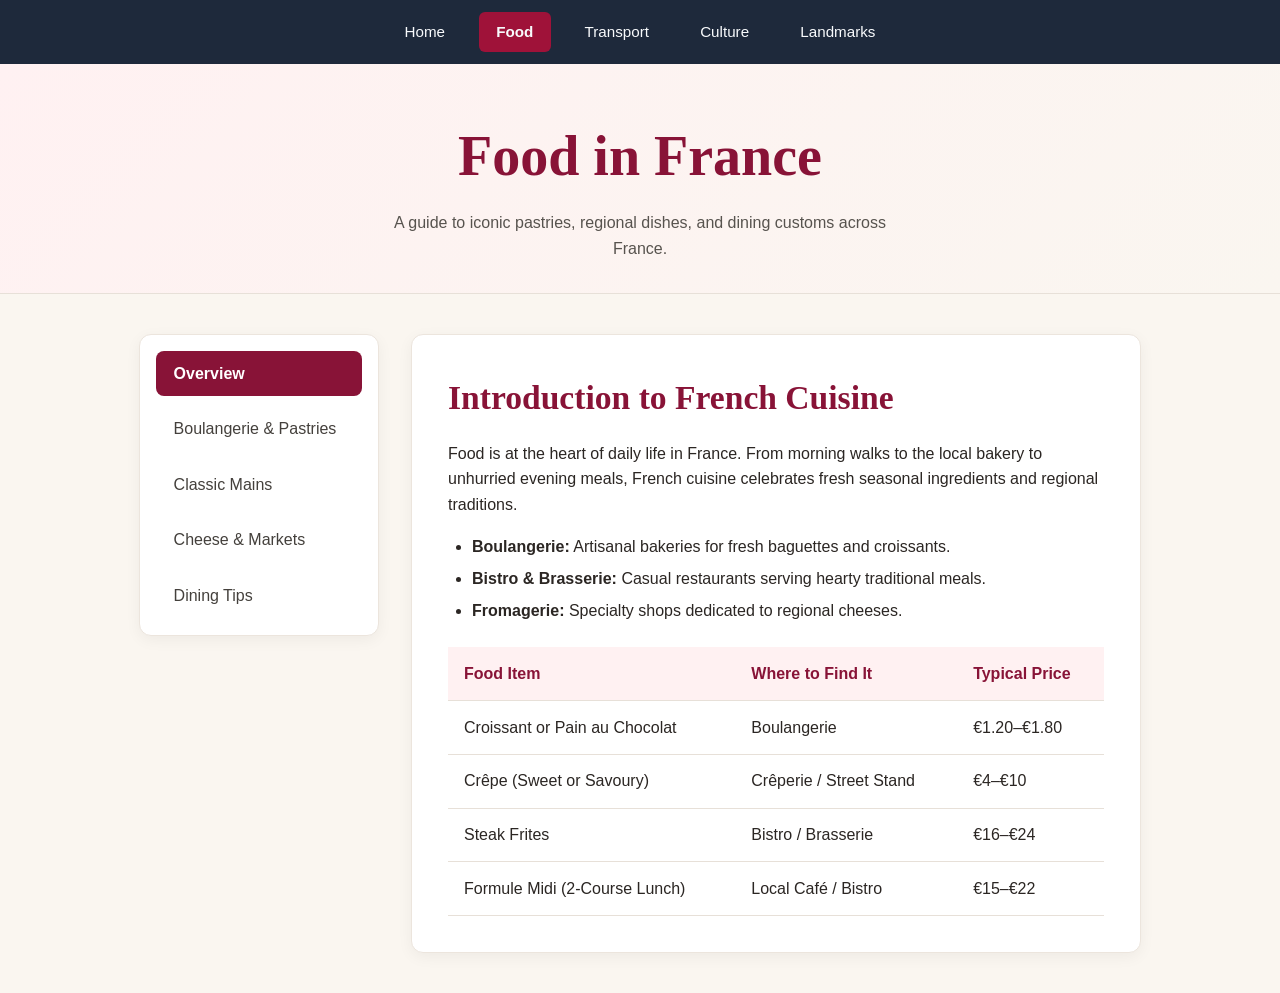
<file: Food.html>
<!DOCTYPE html>
<html lang="en">
<head>
    <meta charset="UTF-8">
    <meta name="viewport" content="width=device-width, initial-scale=1.0">
    <title>Food in France</title>
    <link rel="stylesheet" href="css/food.css">
</head>

<body>

    <nav class="topnav">
        <a href="index.html">Home</a>
        <a class="active" href="Food.html">Food</a>
        <a href="Transport.HTML">Transport</a>
        <a href="CulturePage.HTML">Culture</a>
      <a href="Landmarks.html">Landmarks</a>
    </nav>

    <header class="hero">
        <h1>Food in France</h1>
        <p>A guide to iconic pastries, regional dishes, and dining customs across France.</p>
    </header>

    <main class="container">
        <aside class="sidebar-menu">
            <button type="button" class="tab-btn active-btn" data-target="introbox">Overview</button>
            <button type="button" class="tab-btn" data-target="pastrybox">Boulangerie & Pastries</button>
            <button type="button" class="tab-btn" data-target="mainsbox">Classic Mains</button>
            <button type="button" class="tab-btn" data-target="cheesebox">Cheese & Markets</button>
            <button type="button" class="tab-btn" data-target="etiquettebox">Dining Tips</button>
        </aside>

        <section class="content-area">
            <div id="introbox" class="food-box active-box">
                <h2>Introduction to French Cuisine</h2>
                <p>Food is at the heart of daily life in France. From morning walks to the local bakery to unhurried evening meals, French cuisine celebrates fresh seasonal ingredients and regional traditions.</p>
                <ul>
                    <li><strong>Boulangerie:</strong> Artisanal bakeries for fresh baguettes and croissants.</li>
                    <li><strong>Bistro & Brasserie:</strong> Casual restaurants serving hearty traditional meals.</li>
                    <li><strong>Fromagerie:</strong> Specialty shops dedicated to regional cheeses.</li>
                </ul>
                <table>
                    <tr><th>Food Item</th><th>Where to Find It</th><th>Typical Price</th></tr>
                    <tr><td>Croissant or Pain au Chocolat</td><td>Boulangerie</td><td>€1.20–€1.80</td></tr>
                    <tr><td>Crêpe (Sweet or Savoury)</td><td>Crêperie / Street Stand</td><td>€4–€10</td></tr>
                    <tr><td>Steak Frites</td><td>Bistro / Brasserie</td><td>€16–€24</td></tr>
                    <tr><td>Formule Midi (2-Course Lunch)</td><td>Local Café / Bistro</td><td>€15–€22</td></tr>
                </table>
            </div>

            <div id="pastrybox" class="food-box">
                <h2>Boulangerie & Pastries</h2>
                <img class="section-img" src="images/croissants.jpg.jpg" alt="Golden flaky French croissants">
                <p>Under French law, a shop can only call itself a <em>boulangerie</em> if it bakes its bread from scratch on the premises. Grabbing a warm <em>baguette tradition</em> is a daily ritual.</p>
                <p>For something sweet, visit a <em>pâtisserie</em> to try flaky mille-feuille, fruit tarts, éclairs, and colourful macarons.</p>
            </div>

            <div id="mainsbox" class="food-box">
                <h2>Classic French Mains</h2>
                <img class="section-img" src="images/ratatouille.jpg.jpg" alt="Traditional French ratatouille with vegetables in a tomato sauce">
                <p>Every region in France has its own signature dishes. In Burgundy, slow-cooked <strong>Boeuf Bourguignon</strong> is a staple, while Brittany is famous for savoury buckwheat <strong>galettes</strong>.</p>
                <p>Other must-try classics include <strong>Ratatouille</strong> from Provence, <strong>Coq au Vin</strong>, and rich <strong>French Onion Soup</strong> topped with melted Gruyère cheese.</p>
            </div>

            <div id="cheesebox" class="food-box">
                <h2>Cheese & Open-Air Markets</h2>
                <img class="section-img" src="images/cheese.jpg.jpg" alt="Assortment of French cheeses on a wooden board">
                <p>France produces over 1,000 varieties of cheese, ranging from soft, creamy <strong>Brie</strong> and <strong>Camembert</strong> to nutty aged <strong>Comté</strong> and tangy <strong>Roquefort</strong>.</p>
                <p>Visiting a morning town market is the best way to sample local cheeses, olives, and fresh produce straight from regional farmers.</p>
            </div>

            <div id="etiquettebox" class="food-box">
                <h2>French Dining Etiquette</h2>
                <img class="section-img" src="images/fsidewalk.jpg.jpg" alt="Charming Parisian sidewalk cafe">
                <p>Knowing a few local customs makes eating out in France much smoother:</p>
                <ul>
                    <li><strong>Say "Bonjour":</strong> Always greet staff with <em>Bonjour</em> when entering a café, shop, or bakery.</li>
                    <li><strong>Ask for the bill:</strong> Waiters will not rush you—ask for <em>"L'addition, s'il vous plaît"</em> when you are ready to pay.</li>
                    <li><strong>Free tap water:</strong> Ask for a <em>"carafe d'eau"</em> for complimentary tap water instead of bottled water.</li>
                    <li><strong>Tipping:</strong> Service is included in the bill by law (<em>service compris</em>), though leaving €1–€2 for great service is appreciated.</li>
                </ul>
            </div>
        </section>
    </main>

    <script>
        const buttons = document.querySelectorAll('.tab-btn');
        const boxes = document.querySelectorAll('.food-box');

        buttons.forEach(button => {
            button.addEventListener('click', () => {
                buttons.forEach(btn => btn.classList.remove('active-btn'));
                boxes.forEach(box => box.classList.remove('active-box'));

                button.classList.add('active-btn');
                const targetId = button.getAttribute('data-target');
                document.getElementById(targetId).classList.add('active-box');
            });
        });
    </script>

</body>
</html>
</file>
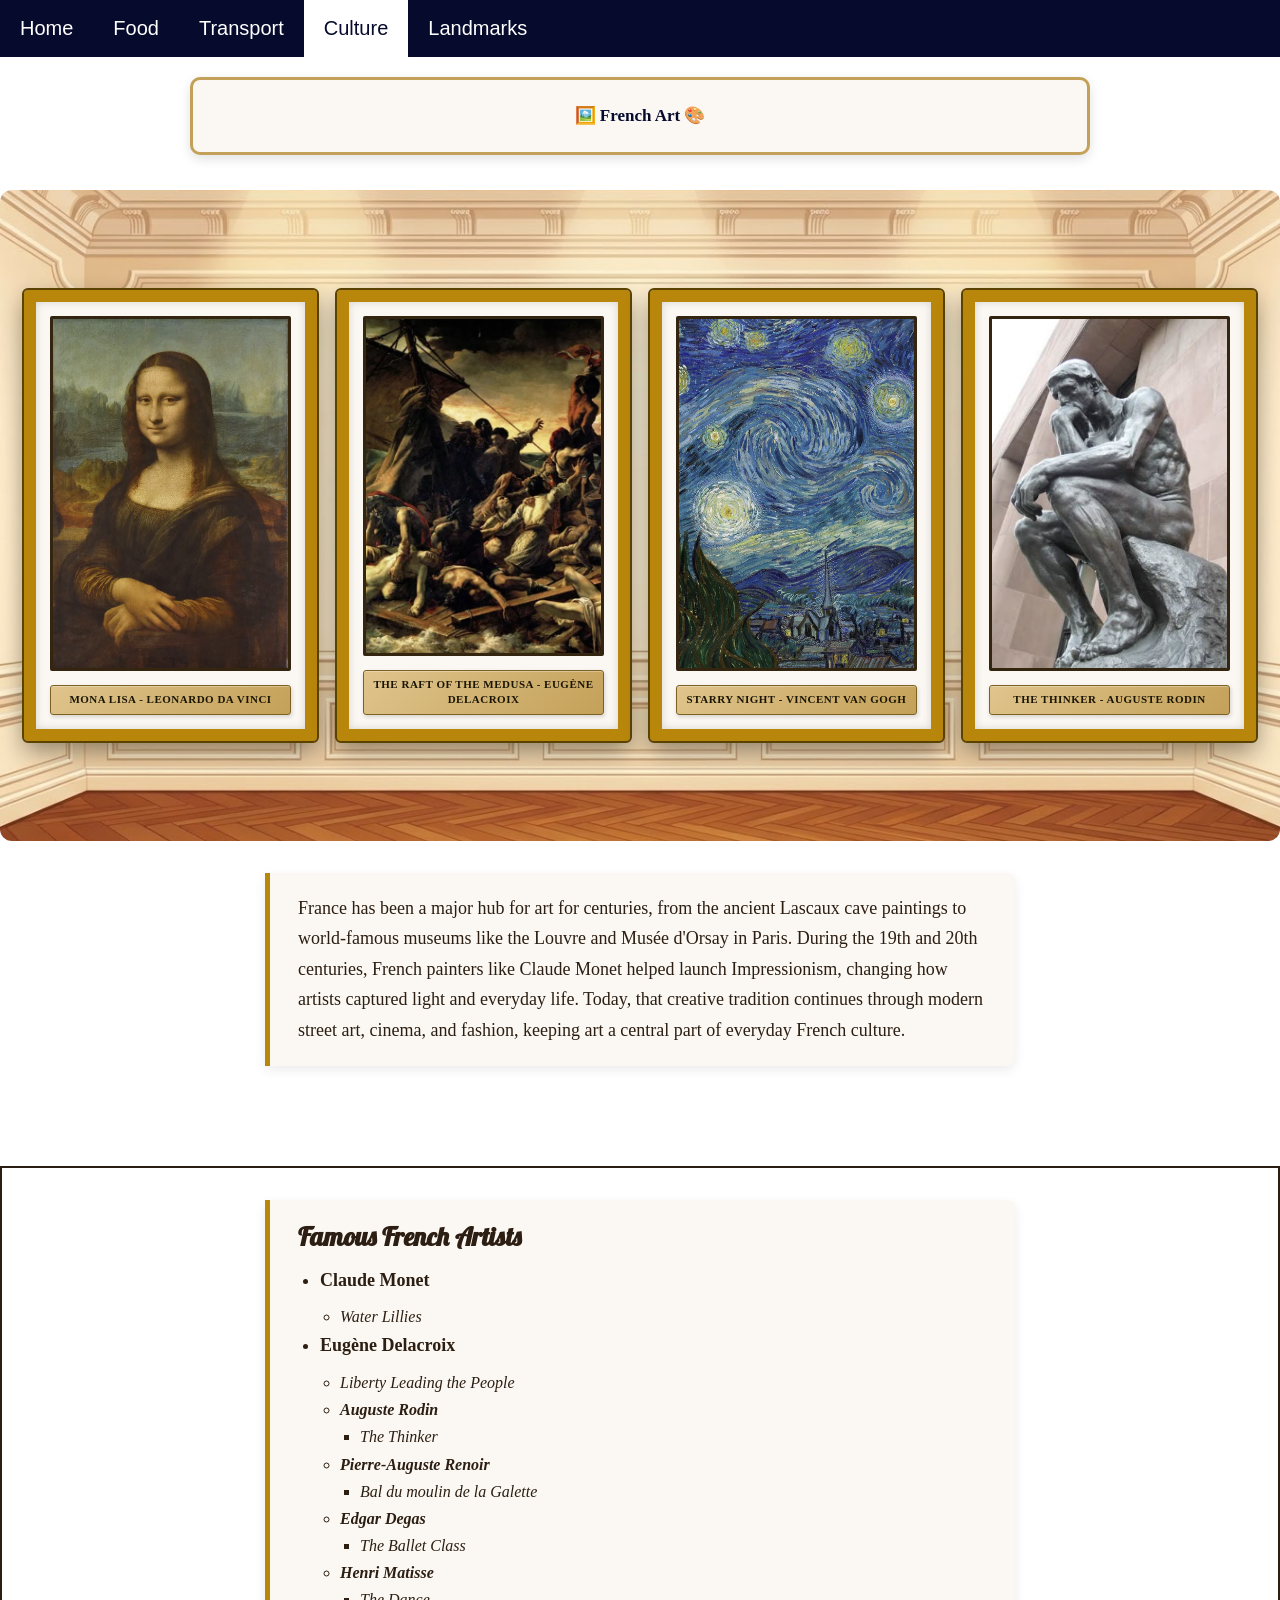
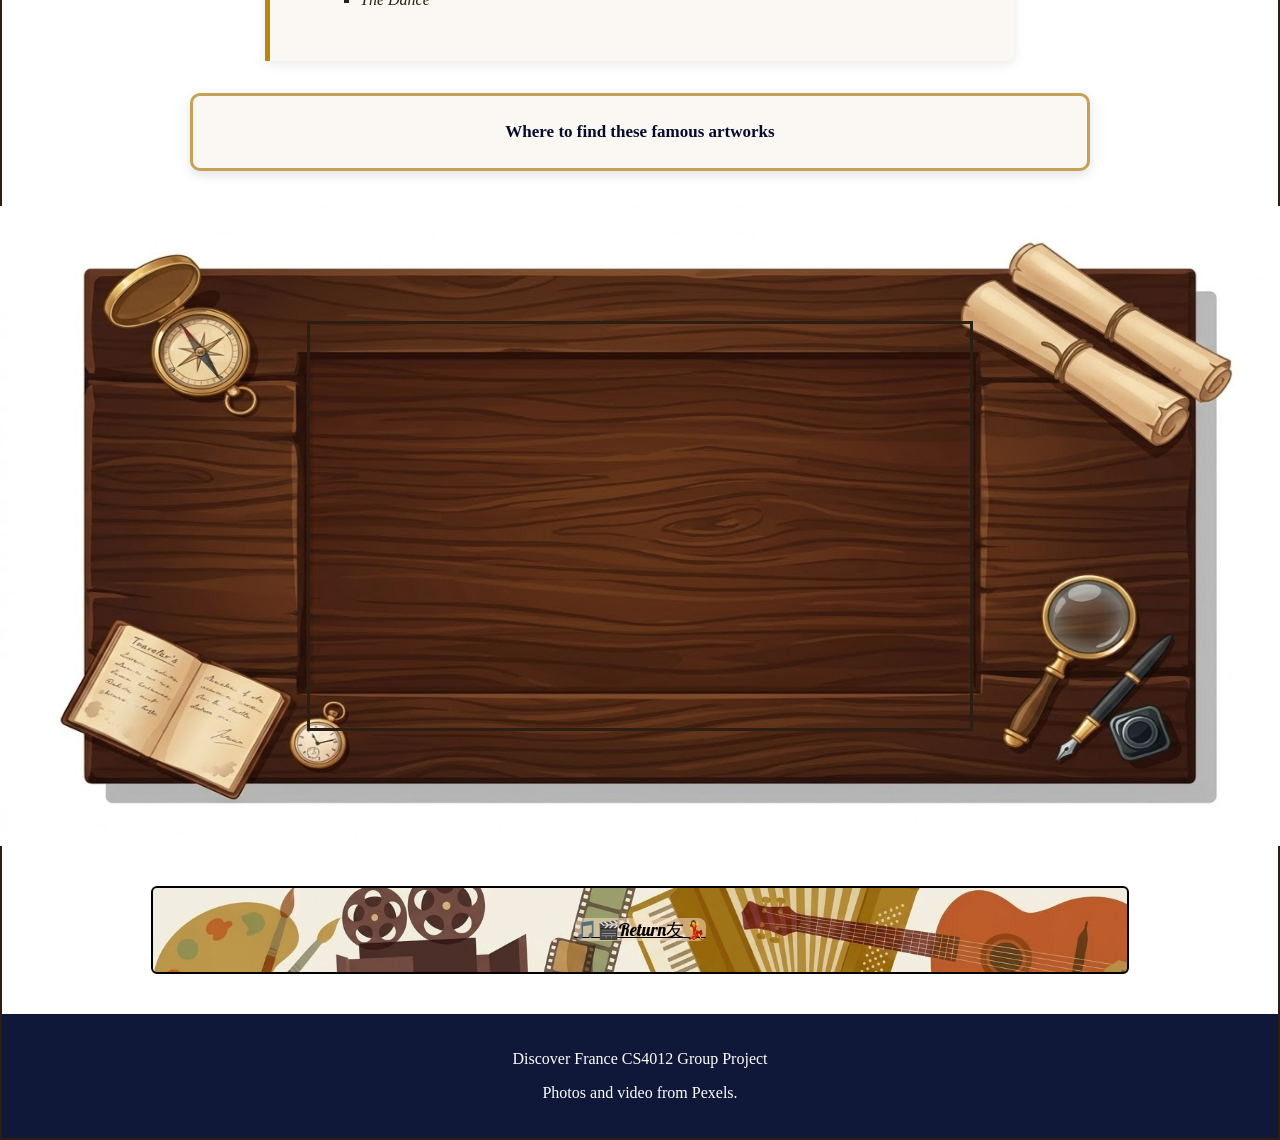
<file: culture HTML -pages/Art.html>
<html>
    <head>
    
         <link rel="stylesheet" href="../css/art.css">
        <title> Art-Page </title>
        <link href="https://fonts.googleapis.com/css2?family=Lobster&display=swap" rel="stylesheet">
    </head>
    <body>
        
        <div class="topnav">
         <a href="#Home">Home</a>
         <a href="#Food">Food</a>
         <a href="Transport.HTML">Transport</a>
         <a class="active" href="CulturePage.HTML">Culture</a>
         <a href="#Landmarks">Landmarks</a>
        </div>

        <h1 class="FrenchArtTitle"> 🖼️ French Art 🎨</class></h1>
        <div class="frenchArtImages"> 
            <div figure class="art-box">
        <img src= "../images/images/MonaLisaCulture.png" alt="Mona Lisa" class="MonaLisa-image">
        <figcaption>Mona Lisa - Leonardo da Vinci</figcaption>
        </div>
        <div figure class="art-box">
        <img src= "../images/images/theRaftOfMedusa.png" alt="The Raft of the Medusa" class="RaftOfMedusa-image">
        <figcaption>The Raft of the Medusa - Eugène Delacroix</figcaption>
        </div>
        <div figure class="art-box">
        <img src= "../images/images/StarryNight.png" alt="Starry Night" class="StarryNight-image">
        <figcaption>Starry Night - Vincent van Gogh</figcaption>
        </div>
        <div figure class="art-box">
        <img src= "../images/images/TheThinker.png" alt="The Thinker" class="TheThinker-image">
        <figcaption>The Thinker - Auguste Rodin</figcaption>
        </div>
        </div>
        <!--French Art Summary Paragraph-->
        <p class="FrenchArtSummaryParagraph">France has been a major hub for art for centuries, from the ancient Lascaux cave paintings to world-famous museums like the Louvre and Musée d'Orsay in Paris.

During the 19th and 20th centuries, French painters like Claude Monet helped launch Impressionism, changing how artists captured light and everyday life. Today, that creative tradition continues through modern street art, cinema, and fashion, keeping art a central part of everyday French culture.</p>

        <!--List of famous French artists and their -->
        <div class="artist-List-Container">
            <div class="artist-section">
            <h5 class="artist-heading">Famous French Artists</h5>
        <ul class="artist-List">
        <li><strong>Claude Monet</strong></li>
        <ul>
            <li>Water Lillies</li>
        </ul>
        </li>

        <li><strong>Eugène Delacroix</strong></li>
        <ul>
            <li>Liberty Leading the People</li>
        <li><strong>Auguste Rodin</strong></li>
        <ul>
            <li>The Thinker</li>
        </ul>
        <li>
            <strong>Pierre-Auguste Renoir</strong>
            <ul>
                <li>Bal du moulin de la Galette</li>
            </ul>
        </li>
        <li>
            <strong>Edgar Degas</strong>
            <ul>
                <li>The Ballet Class</li>
            </ul>
        </li>
        <li>
            <strong>Henri Matisse</strong>
            <ul>
                <li>The Dance</li>
            </ul>
    </li>
    <br>
    </ul>
</div>
 

    <h2 class="LocationTitle">Where to find these famous artworks </artworks></h2>
   <div class="table-container">
    <iframe class="MuseumMap" src="https://www.google.com/maps/d/u/0/embed?mid=1ZKgdIhBi4e7XD1D7ZoSMAPuAFrvMH5I&ehbc=2E312F&noprof=1" 
        allowfullscreen=""
        loading="lazy">
    </iframe>

</div>

    
<a href="../CulturePage.HTML#music-art-media" class="back-to-culture-button"><span class="back-to-culture-button-text">🎵🎬Return友💃</span></a>
<footer>
    <p>Discover France CS4012 Group Project</p>
    <p>Photos and video from Pexels.</p>
  </footer>
</body>

</html>
</file>
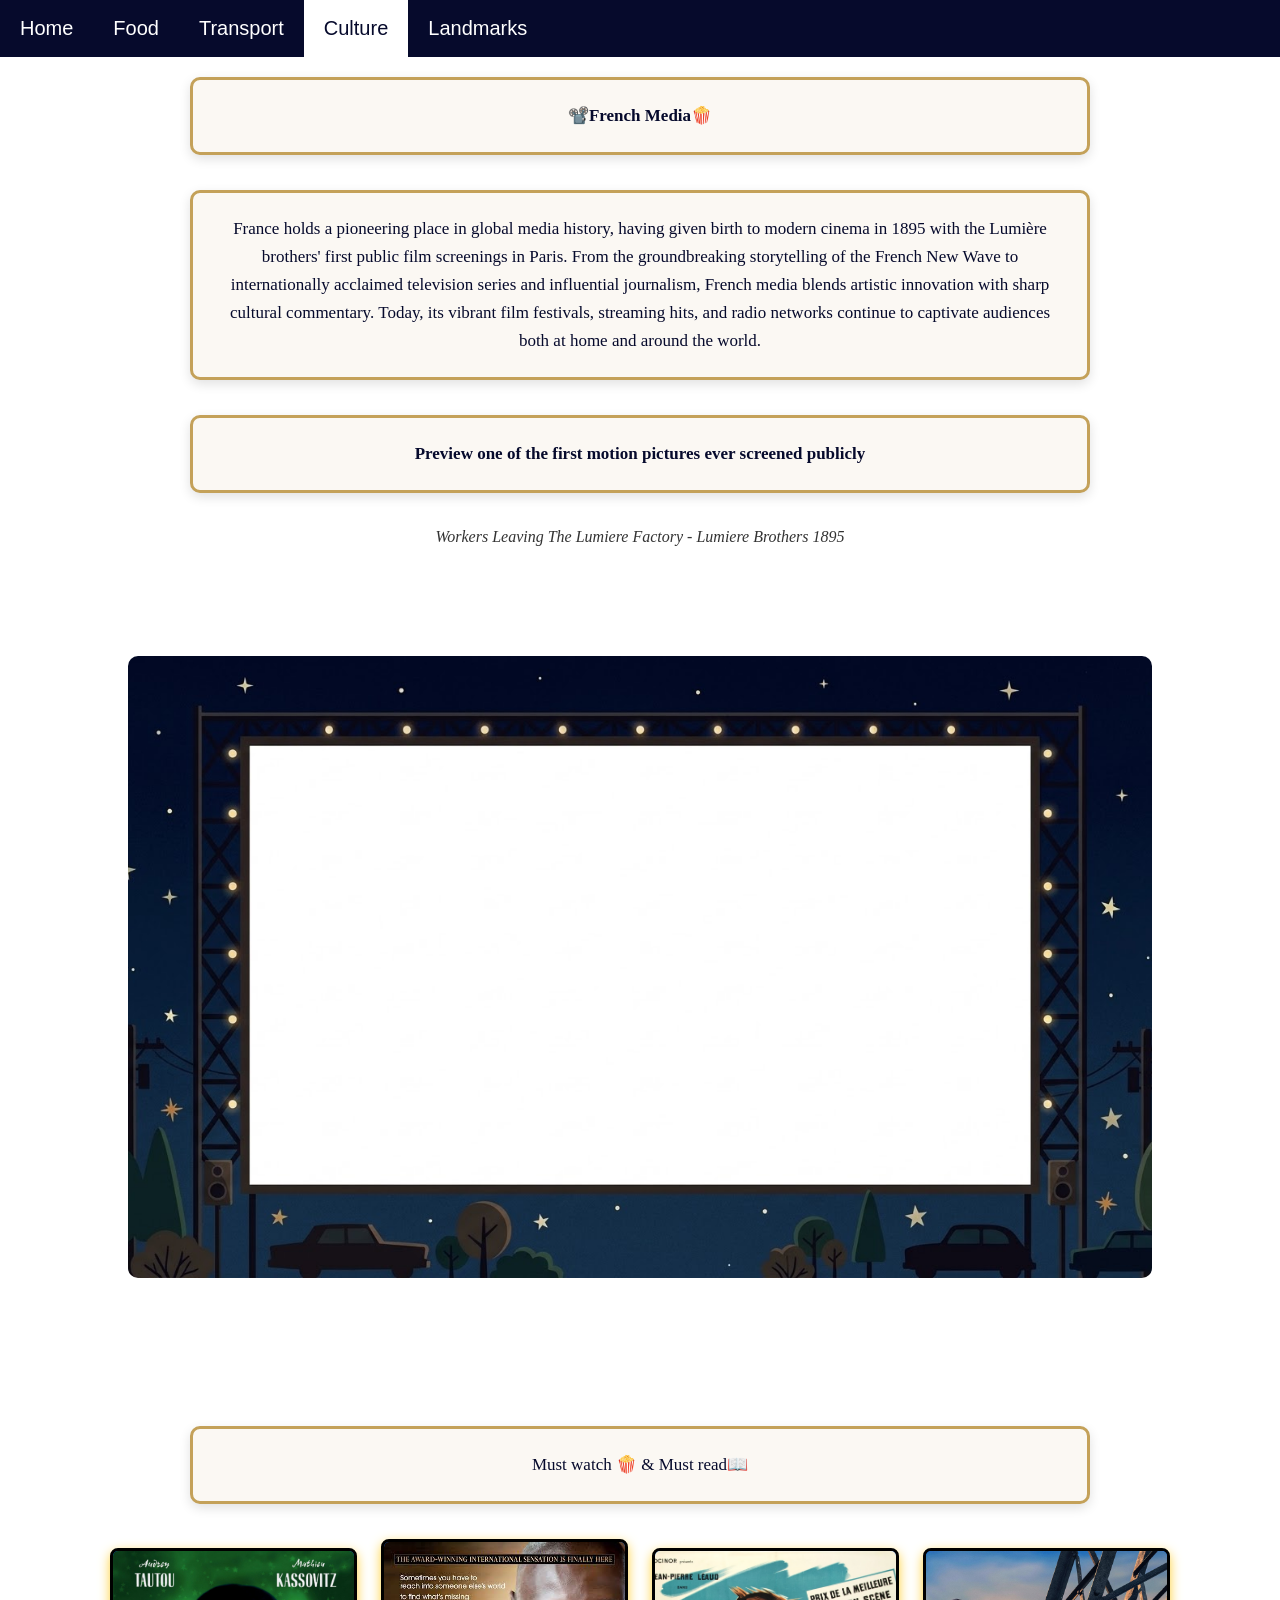
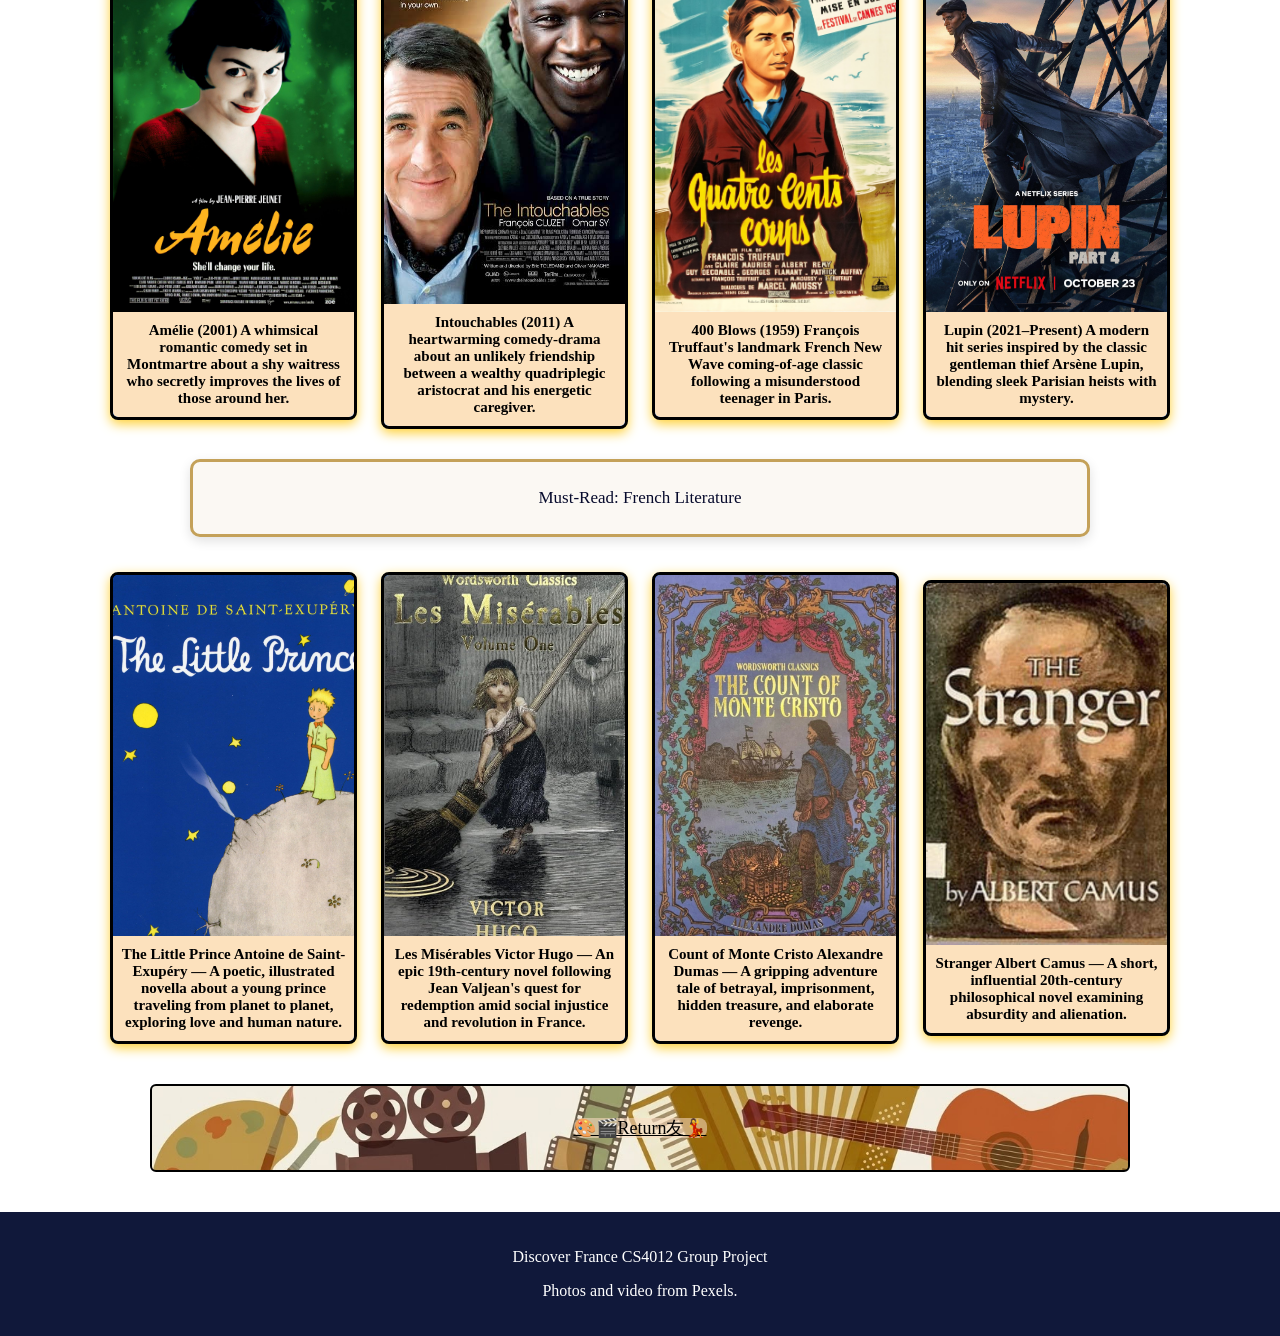
<file: culture HTML -pages/Media.html>
<html>
    <head>
         <link rel="stylesheet" href="../css/art.css">
         <link rel="stylesheet" href="../css/Media.css">
        <title> Media</title>
    </head>
    <body>

        <div class="topnav">
         <a href="#Home">Home</a>
         <a href="#Food">Food</a>
         <a href="Transport.HTML">Transport</a>
         <a class="active" href="CulturePage.HTML">Culture</a>
         <a href="#Landmarks">Landmarks</a>
        </div>

        <h1 class="media-title">📽️French Media🍿</h1>

        <p class="media-intro">France holds a pioneering place in global media history, having given birth to modern cinema in 1895 with the Lumière brothers' first public film screenings in Paris. From the groundbreaking storytelling of the French New Wave to internationally acclaimed television series and influential journalism, French media blends artistic innovation with sharp cultural commentary. Today, its vibrant film festivals, streaming hits, and radio networks continue to captivate audiences both at home and around the world.</p>
<h2 class="video-heading">Preview one of the first motion pictures ever screened publicly</h2>
<p class="video-caption">
Workers Leaving The Lumiere Factory - Lumiere Brothers 1895</p>
<div class="cinema-stage">       
<div class=cinema-background> <iframe width="560" height="315" src="https://www.youtube.com/embed/yvC_xrDqB3s?si=DGZ4DysO2YquAeKz" title="YouTube video player" frameborder="0" allow="accelerometer; autoplay; clipboard-write; encrypted-media; gyroscope; picture-in-picture; web-share" referrerpolicy="strict-origin-when-cross-origin" allowfullscreen></iframe>
        </div>
        </div>
        <h3 class="must-watch-title">Must watch 🍿 & Must read📖</h3>

<div class="media-grid">
  <div class="media-card">
    <img src="../images/images/Amelie-poster.jpg" alt="Amélie movie poster">
    <figcaption>Amélie (2001)
    A whimsical romantic comedy set in Montmartre about a shy waitress who secretly improves the lives of those around her.</figcaption>
  </div>

  <div class="media-card">
    <img src="../images/images/theIntouchables-poster.jpg" alt="The Intouchables movie poster">
    <figcaption>Intouchables (2011)
    A heartwarming comedy-drama about an unlikely friendship between a wealthy quadriplegic aristocrat and his energetic caregiver.</figcaption>
  </div>

  <div class="media-card">
    <img src="../images/images/lesQuate-poster.jpg" alt="The 400 Blows movie poster">
    <figcaption>400 Blows (1959)  
      François Truffaut's landmark French New Wave coming-of-age classic following a misunderstood teenager in Paris.</figcaption>
  </div>

  <div class="media-card">
    <img src="../images/images/lupin-poster.jpg" alt="Lupin series poster">
    <figcaption>Lupin (2021–Present)
    A modern hit series inspired by the classic gentleman thief Arsène Lupin, blending sleek Parisian heists with mystery.</figcaption>
  </div>
</div>

<h2 class=must-read-title>Must-Read: French Literature</h2>
<div class="media-grid">
  <div class="media-card">
    <img src="../images/images/theLittlePrint-poster.jpg" alt="The Little Prince book cover">
    <figcaption>The Little Prince
    <strong>Antoine de Saint-Exupéry</strong> — A poetic, illustrated novella about a young prince traveling from planet to planet, exploring love and human nature.</figcaption>
  </div>

  <div class="media-card">
    <img src="../images/images/leMisérables-poster.jpg" alt="Les Misérables book cover">
    <figcaption>Les Misérables
    <strong>Victor Hugo</strong> — An epic 19th-century novel following Jean Valjean's quest for redemption amid social injustice and revolution in France.</figcaption>
  </div>

  <div class="media-card">
    <img src="../images/images/theCountOfMontyCristo-poster.webp" alt="The Count of Monte Cristo book cover">
    <figcaption> Count of Monte Cristo
    <strong>Alexandre Dumas</strong> — A gripping adventure tale of betrayal, imprisonment, hidden treasure, and elaborate revenge.</figcaption>
  </div>

  <div class="media-card">
    <img src="../images/images/theStranger-poster.jpg" alt="The Stranger book cover">
    <figcaption> Stranger
    <strong>Albert Camus</strong> — A short, influential 20th-century philosophical novel examining absurdity and alienation.</figcaption>
  </div>
</div>

<!--END OF PAGE RETURN BUTTON -->
<a href="../CulturePage.HTML#music-art-media" class="back-to-culture-button"><span class="back-to-culture-button-text">🎨🎬Return友💃</span></a>
<footer>
    <p>Discover France CS4012 Group Project</p>
    <p>Photos and video from Pexels.</p>
  </footer>
        </body>
</html>
</file>
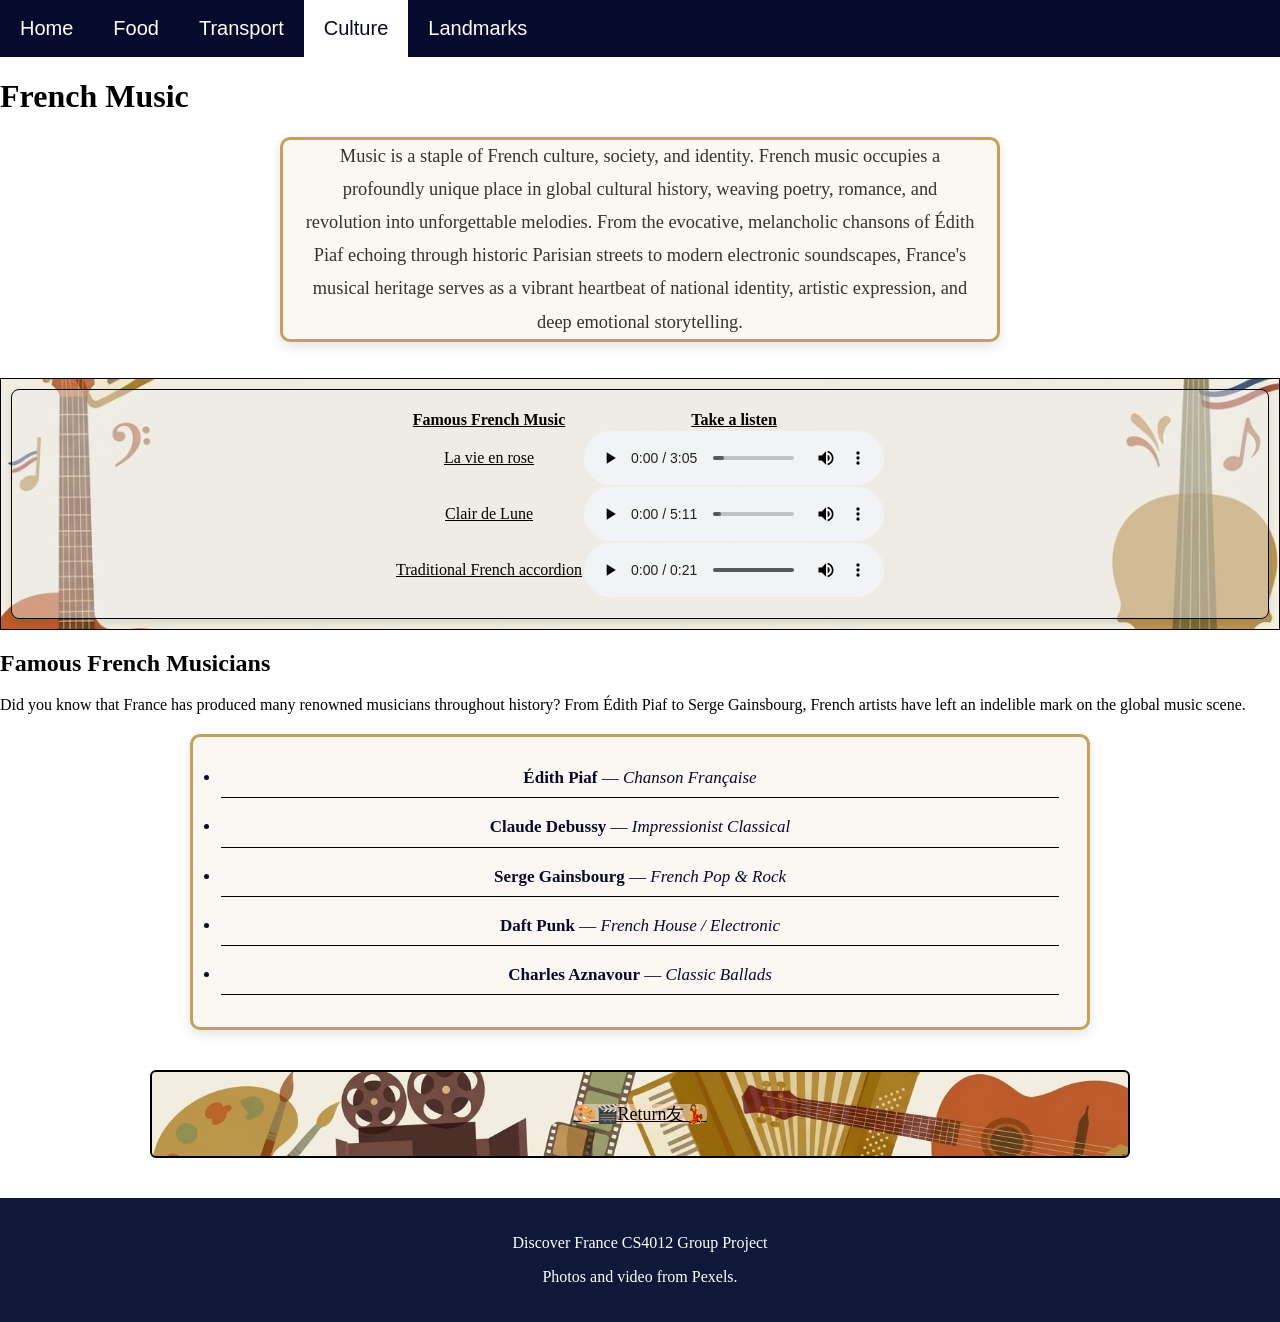
<file: culture HTML -pages/Music.html>
<html>
    <head>
         <link rel="stylesheet" href="../css/art.css">
         <link rel="stylesheet" href="../css/music.css">
        <title>Music</title>
    </head>
    <body>

        <div class="topnav">
         <a href="#Home">Home</a>
         <a href="#Food">Food</a>
         <a href="Transport.HTML">Transport</a>
         <a class="active" href="../CulturePage.HTML">Culture</a>
         <a href="#Landmarks">Landmarks</a>
        </div> 

        <h1>French Music</h1>
        <!-- Review this paragraph -->
        <p1 class="intro-text">Music is a staple of French culture, society, and identity. French music occupies a profoundly unique place in global cultural history, weaving poetry, romance, and revolution into unforgettable melodies. From the evocative, melancholic chansons of Édith Piaf echoing through historic Parisian streets to modern electronic soundscapes, France's musical heritage serves as a vibrant heartbeat of national identity, artistic expression, and deep emotional storytelling.</p1>
<div class="musicSampleContainer">
        <table>
            <tr>
            <th>Famous French Music</th>
            <th>Take a listen</th>
        </tr>
            <tr>
                <td>La vie en rose</td>
                <td><audio controls>
                    <source src="../media/La vie en rose.mp3" type="audio/mpeg">
                    
                  </audio></td>
            </tr>
            <tr>
                <td>Clair de Lune</td>
                <td><audio controls>
                    <source src="../media/clairDelune.mp3" type="audio/mpeg">
                    
                  </audio></td>
            </tr>
            <tr>
                <td>Traditional French accordion</td>
                <td><audio controls>
                    <source src="../media/frenchAccordian.mp3" type="audio/mpeg">
                
                  </audio></td>
            </tr>
        
        </table>
</div>


        <h2>Famous French Musicians</h2>
        <p2>Did you know that France has produced many renowned musicians throughout history? From Édith Piaf to Serge Gainsbourg, French artists have left an indelible mark on the global music scene.</p2>
            <ul class="musician-list">
        <li><strong>Édith Piaf</strong> — <em>Chanson Française</em></li>
        <li><strong>Claude Debussy</strong> — <em>Impressionist Classical</em></li>
        <li><strong>Serge Gainsbourg</strong> — <em>French Pop &amp; Rock</em></li>
        <li><strong>Daft Punk</strong> — <em>French House / Electronic</em></li>
        <li><strong>Charles Aznavour</strong> — <em>Classic Ballads</em></li>
    </ul>
            


<a href="../CulturePage.HTML#music-art-media" class="back-to-culture-button"><span class="back-to-culture-button-text">🎨🎬Return友💃</span></a>
<footer>
    <p>Discover France CS4012 Group Project</p>
    <p>Photos and video from Pexels.</p>
  </footer>
</body>
    




    </body>

    </html>
</file>
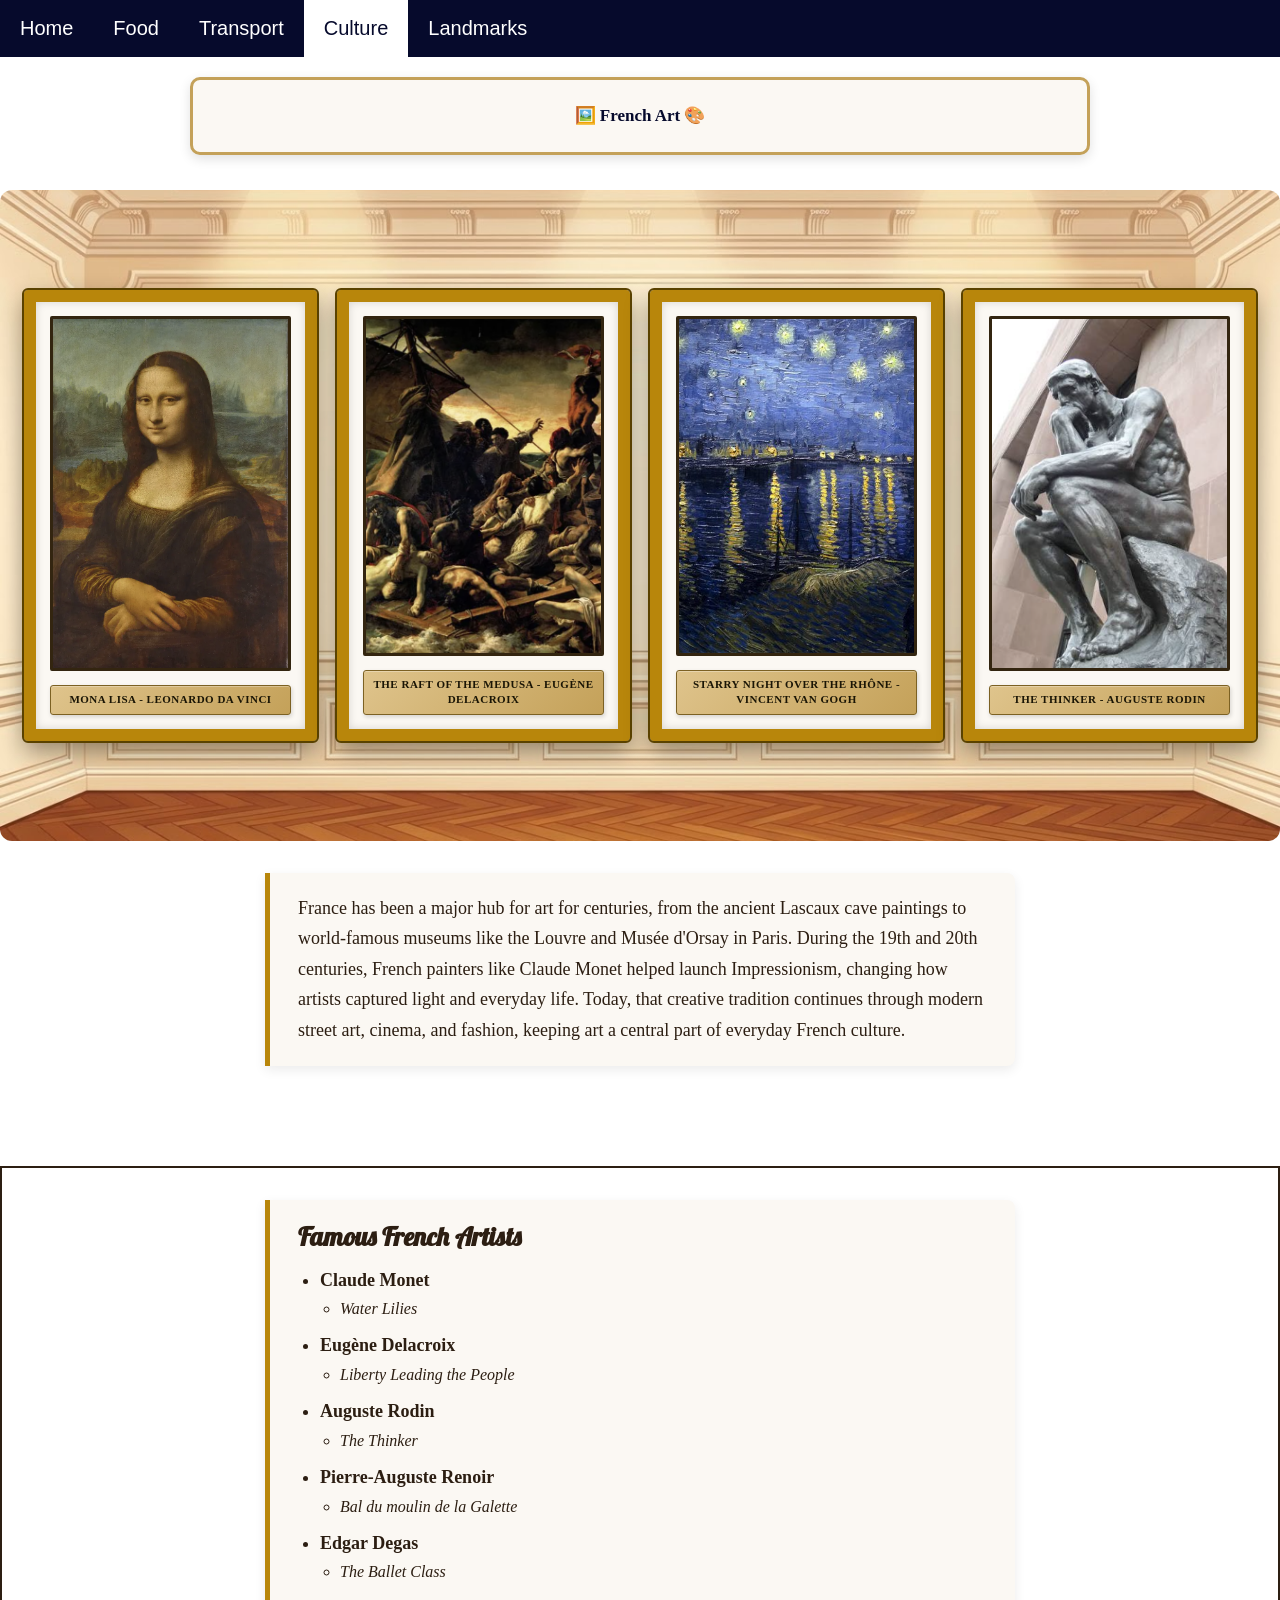
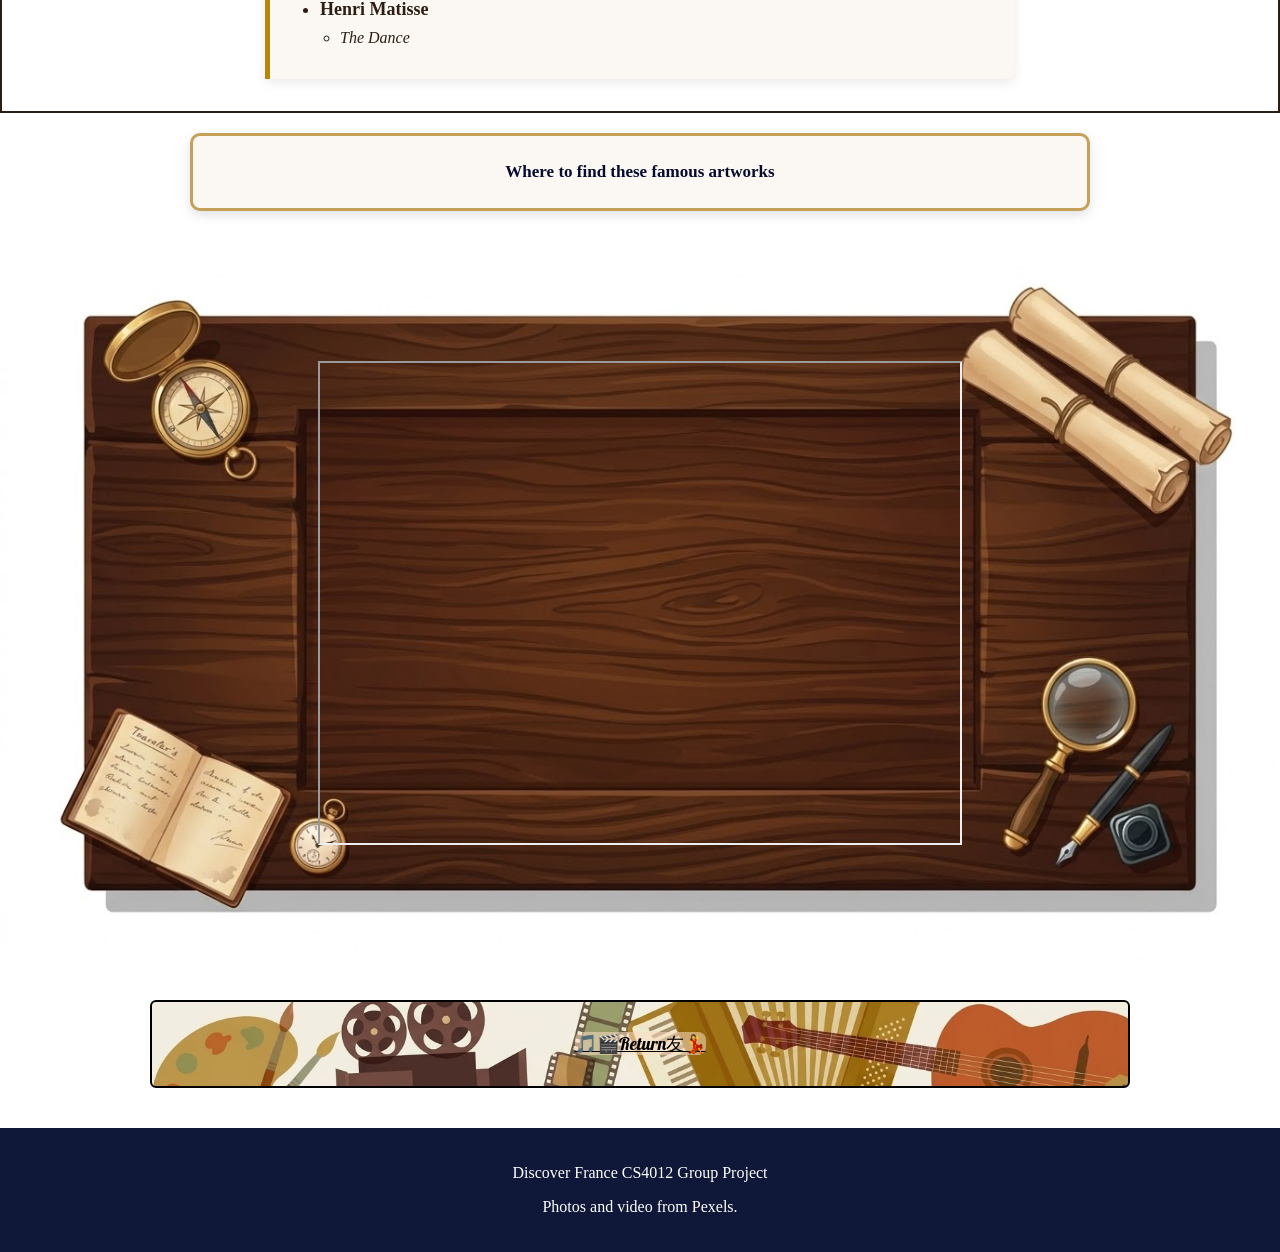
<file: culture-HTML-pages/Art.html>
<!DOCTYPE html>
<html lang="en">
    <head>
        <meta charset="UTF-8">
         <link rel="stylesheet" href="../css/art.css">
        <title> Art-Page </title>
        <link href="https://fonts.googleapis.com/css2?family=Lobster&display=swap" rel="stylesheet">
         <meta name="viewport" content="width=device-width, initial-scale=1.0">
    </head>
    <body>
        
        <div class="topnav">
         <a href="../index.html">Home</a>
         <a href="../Food.html">Food</a>
         <a href="../Transport.HTML">Transport</a>
         <a class="active" href="../CulturePage.HTML">Culture</a>
         <a href="../Landmarks.html">Landmarks</a>
        </div>

        <h1 class="FrenchArtTitle"> 🖼️ French Art 🎨</h1>
        <div class="frenchArtImages"> 
            <figure class="art-box">
        <img src= "../images/images/MonaLisaCulture.png" alt="Mona Lisa" class="MonaLisa-image">
        <figcaption>Mona Lisa - Leonardo da Vinci</figcaption>
            </figure>
        <figure class="art-box">
        <img src= "../images/images/theRaftOfMedusa.png" alt="The Raft of the Medusa" class="RaftOfMedusa-image">
        <figcaption>The Raft of the Medusa - Eugène Delacroix</figcaption>
        </figure>
        <figure class="art-box">
        <img src= "../images/images/starryNightOverTheRhone.jpg" alt="Starry Night" class="StarryNight-image">
        <figcaption>Starry Night over the Rhône - Vincent van Gogh</figcaption>
        </figure>
        <figure class="art-box">
        <img src= "../images/images/TheThinker.png" alt="The Thinker" class="TheThinker-image">
        <figcaption>The Thinker - Auguste Rodin</figcaption>
        </figure>
        </div>
        <!--French Art Summary Paragraph-->
        <p class="FrenchArtSummaryParagraph">France has been a major hub for art for centuries, from the ancient Lascaux cave paintings to world-famous museums like the Louvre and Musée d'Orsay in Paris.

During the 19th and 20th centuries, French painters like Claude Monet helped launch Impressionism, changing how artists captured light and everyday life. Today, that creative tradition continues through modern street art, cinema, and fashion, keeping art a central part of everyday French culture.</p>

        <!--List of famous French artists and their -->
        <div class="artist-List-Container">
            <div class="artist-section">
            <h2 class="artist-heading">Famous French Artists</h2>
       <ul class="artist-List">
        <li>
            <strong>Claude Monet</strong>
            <ul>
                <li>Water Lilies</li>
            </ul>
        </li>
        <li>
            <strong>Eugène Delacroix</strong>
            <ul>
                <li>Liberty Leading the People</li>
            </ul>
        </li>
        <li>
            <strong>Auguste Rodin</strong>
            <ul>
                <li>The Thinker</li>
            </ul>
        </li>
        <li>
            <strong>Pierre-Auguste Renoir</strong>
            <ul>
                <li>Bal du moulin de la Galette</li>
            </ul>
        </li>
        <li>
            <strong>Edgar Degas</strong>
            <ul>
                <li>The Ballet Class</li>
            </ul>
        </li>
        <li>
            <strong>Henri Matisse</strong>
            <ul>
                <li>The Dance</li>
            </ul>
        </li>
    </ul>
</div>
 </div>

    <h2 class="LocationTitle">Where to find these famous artworks</h2>
   <div class="table-container">
    <iframe src="https://www.google.com/maps/d/embed?mid=1ZKgdIhBi4e7XD1D7ZoSMAPuAFrvMH5I&ehbc=2E312F&noprof=1" width="640" height="480"></iframe>

</div>

    
<a href="../CulturePage.HTML#music-art-media" class="back-to-culture-button"><span class="back-to-culture-button-text">🎵🎬Return友💃</span></a>
<footer>
    <p>Discover France CS4012 Group Project</p>
    <p>Photos and video from Pexels.</p>
  </footer>
</body>

</html>
</file>
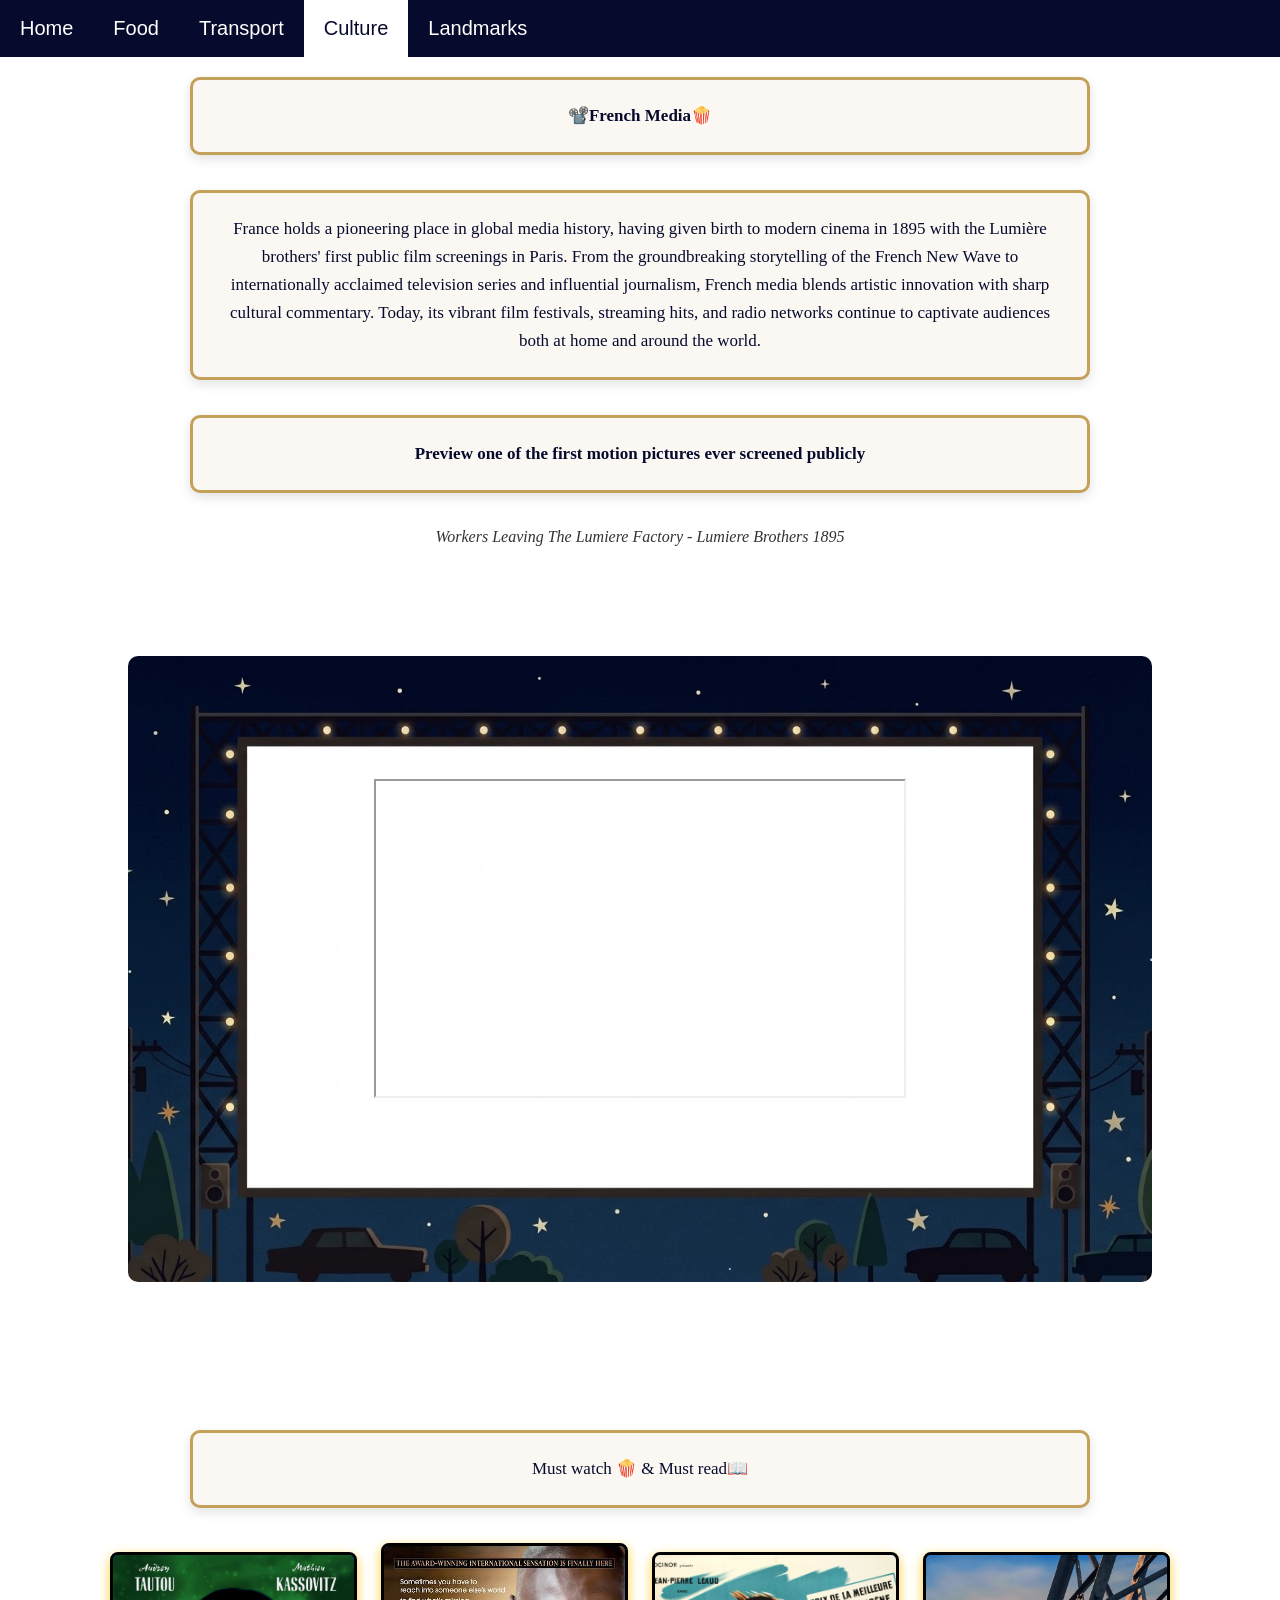
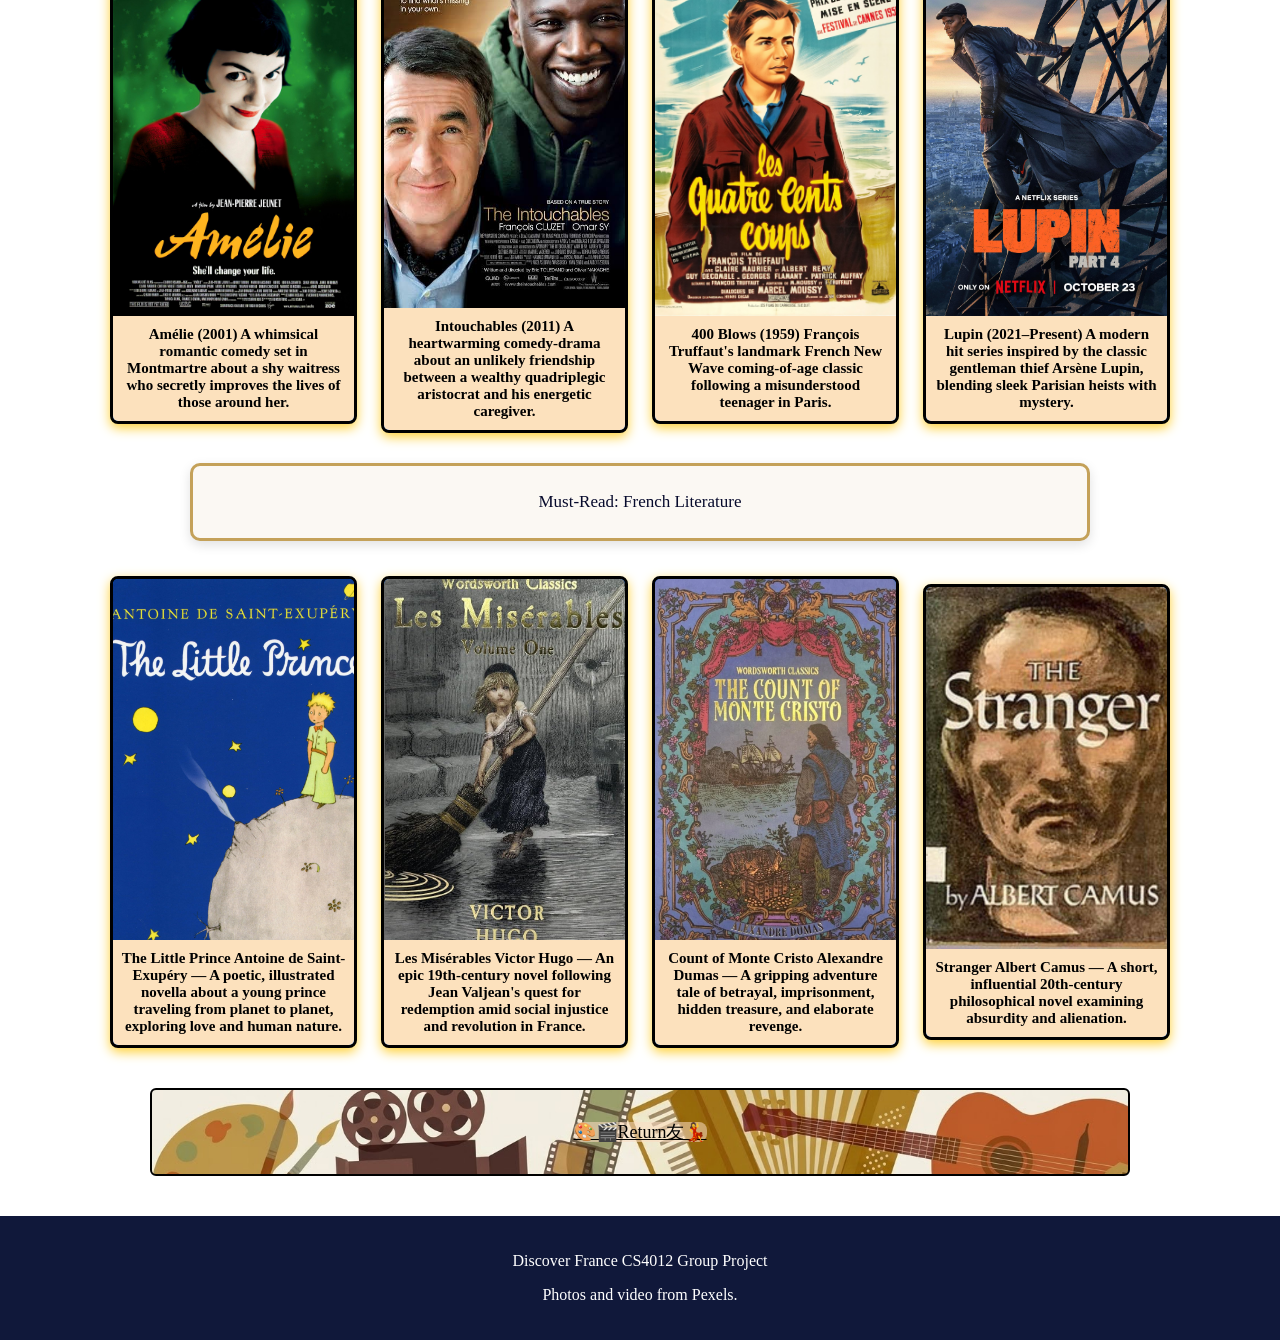
<file: culture-HTML-pages/Media.html>
<!DOCTYPE html>
<html lang="en">
    <head>
        <meta charset="UTF-8">
         <link rel="stylesheet" href="../css/art.css">
         <link rel="stylesheet" href="../css/Media.css">
        <title> Media</title>
         <meta name="viewport" content="width=device-width, initial-scale=1.0">
    </head>
    <body>

        <div class="topnav">
         <a href="../index.html">Home</a>
         <a href="../Food.html">Food</a>
         <a href="../Transport.HTML">Transport</a>
         <a class="active" href="../CulturePage.HTML">Culture</a>
         <a href="../Landmarks.html">Landmarks</a>
        </div>

        <h1 class="media-title">📽️French Media🍿</h1>

        <p class="media-intro">France holds a pioneering place in global media history, having given birth to modern cinema in 1895 with the Lumière brothers' first public film screenings in Paris. From the groundbreaking storytelling of the French New Wave to internationally acclaimed television series and influential journalism, French media blends artistic innovation with sharp cultural commentary. Today, its vibrant film festivals, streaming hits, and radio networks continue to captivate audiences both at home and around the world.</p>
<h2 class="video-heading">Preview one of the first motion pictures ever screened publicly</h2>
<p class="video-caption">
Workers Leaving The Lumiere Factory - Lumiere Brothers 1895</p>
<div class="cinema-stage">       
<div class=cinema-background> <iframe width="560" height="315" src="https://www.youtube.com/embed/yvC_xrDqB3s?si=DGZ4DysO2YquAeKz" title="YouTube video player"  allow="accelerometer; autoplay; clipboard-write; encrypted-media; gyroscope; picture-in-picture; web-share" referrerpolicy="strict-origin-when-cross-origin" allowfullscreen></iframe>
        </div>
        </div>
        <h3 class="must-watch-title">Must watch 🍿 & Must read📖</h3>
<p class="mobile-tap-hint">Tap a card to expand</p>
<div class="media-grid">
  <figure class="media-card">
    <img src="../images/images/Amelie-poster.jpg" alt="Amélie movie poster">
    <figcaption>Amélie (2001)
    A whimsical romantic comedy set in Montmartre about a shy waitress who secretly improves the lives of those around her.</figcaption>
  </figure>

  <figure class="media-card">
    <img src="../images/images/theIntouchables-poster.jpg" alt="The Intouchables movie poster">
    <figcaption>Intouchables (2011)
    A heartwarming comedy-drama about an unlikely friendship between a wealthy quadriplegic aristocrat and his energetic caregiver.</figcaption>
  </figure>

  <figure class="media-card">
    <img src="../images/images/lesQuate-poster.jpg" alt="The 400 Blows movie poster">
    <figcaption>400 Blows (1959)  
      François Truffaut's landmark French New Wave coming-of-age classic following a misunderstood teenager in Paris.</figcaption>
  </figure>

  <figure class="media-card">
    <img src="../images/images/lupin-poster.jpg" alt="Lupin series poster">
    <figcaption>Lupin (2021–Present)
    A modern hit series inspired by the classic gentleman thief Arsène Lupin, blending sleek Parisian heists with mystery.</figcaption>
  </figure>
</div>

<h2 class="must-read-title">Must-Read: French Literature</h2>
<div class="media-grid">
  <figure class="media-card">
    <img src="../images/images/theLittlePrint-poster.jpg" alt="The Little Prince book cover">
    <figcaption>The Little Prince
    <strong>Antoine de Saint-Exupéry</strong> — A poetic, illustrated novella about a young prince traveling from planet to planet, exploring love and human nature.</figcaption>
  </figure>

  <figure class="media-card">
    <img src="../images/images/leMisérables-poster.jpg" alt="Les Misérables book cover">
    <figcaption>Les Misérables
    <strong>Victor Hugo</strong> — An epic 19th-century novel following Jean Valjean's quest for redemption amid social injustice and revolution in France.</figcaption>
  </figure>

  <figure class="media-card">
    <img src="../images/images/theCountOfMontyCristo-poster.webp" alt="The Count of Monte Cristo book cover">
    <figcaption>Count of Monte Cristo
    <strong>Alexandre Dumas</strong> — A gripping adventure tale of betrayal, imprisonment, hidden treasure, and elaborate revenge.</figcaption>
  </figure>

  <figure class="media-card">
    <img src="../images/images/theStranger-poster.jpg" alt="The Stranger book cover">
    <figcaption>Stranger
    <strong>Albert Camus</strong> — A short, influential 20th-century philosophical novel examining absurdity and alienation.</figcaption>
  </figure>
</div>

<!--END OF PAGE RETURN BUTTON -->
<a href="../CulturePage.HTML#music-art-media" class="back-to-culture-button"><span class="back-to-culture-button-text">🎨🎬Return友💃</span></a>
<footer>
    <p>Discover France CS4012 Group Project</p>
    <p>Photos and video from Pexels.</p>
  </footer>
        </body>
</html>
</file>
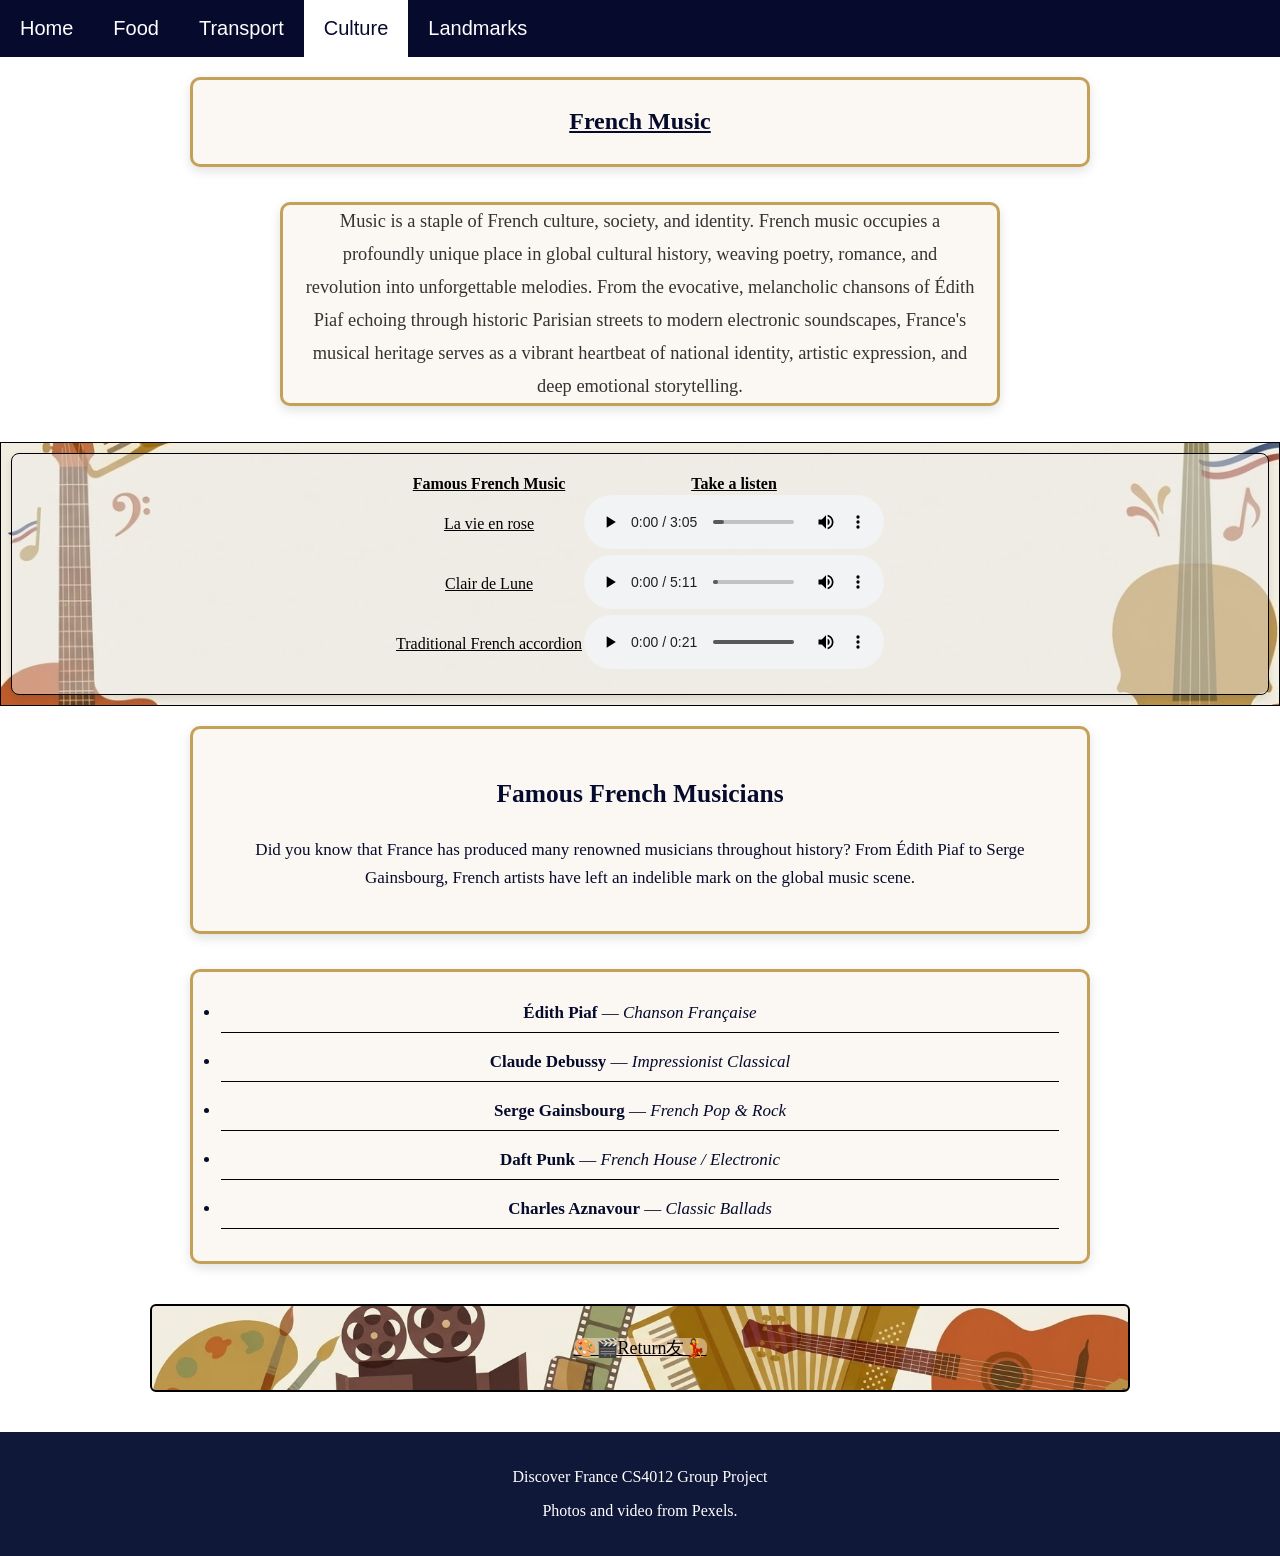
<file: culture-HTML-pages/Music.html>
<!DOCTYPE html>
<html lang="en">
    <head>
        <meta charset="UTF-8">
         <link rel="stylesheet" href="../css/art.css">
         <link rel="stylesheet" href="../css/music.css">
        <title>Music</title>
        <meta name="viewport" content="width=device-width, initial-scale=1.0">
    </head>
    <body>

        <div class="topnav">
         <a href="../index.html">Home</a>
         <a href="../Food.html">Food</a>
         <a href="../Transport.HTML">Transport</a>
         <a class="active" href="../CulturePage.HTML">Culture</a>
         <a href="../Landmarks.html">Landmarks</a>
        </div>

        <h1 class="music-title">French Music</h1>
        <!-- Review this paragraph -->
        <p class="intro-text">Music is a staple of French culture, society, and identity. French music occupies a profoundly unique place in global cultural history, weaving poetry, romance, and revolution into unforgettable melodies. From the evocative, melancholic chansons of Édith Piaf echoing through historic Parisian streets to modern electronic soundscapes, France's musical heritage serves as a vibrant heartbeat of national identity, artistic expression, and deep emotional storytelling.</p>
<div class="musicSampleContainer">
        <table>
            <tr>
            <th>Famous French Music</th>
            <th>Take a listen</th>
        </tr>
            <tr>
                <td>La vie en rose</td>
                <td><audio controls>
                    <source src="../media/La-vie-en-rose.mp3" type="audio/mpeg">
                    
                  </audio></td>
            </tr>
            <tr>
                <td>Clair de Lune</td>
                <td><audio controls>
                    <source src="../media/clairDelune.mp3" type="audio/mpeg">
                    
                  </audio></td>
            </tr>
            <tr>
                <td>Traditional French accordion</td>
                <td><audio controls>
                    <source src="../media/frenchAccordian.mp3" type="audio/mpeg">
                
                  </audio></td>
            </tr>
        
        </table>
</div>

    <div class="musicians-list-text-box">
        <h2>Famous French Musicians</h2>
        <p>Did you know that France has produced many renowned musicians throughout history? From Édith Piaf to Serge Gainsbourg, French artists have left an indelible mark on the global music scene.</p>
    </div>
      <ul class="musician-list">
        <li><strong>Édith Piaf</strong> — <em>Chanson Française</em></li>
        <li><strong>Claude Debussy</strong> — <em>Impressionist Classical</em></li>
        <li><strong>Serge Gainsbourg</strong> — <em>French Pop &amp; Rock</em></li>
        <li><strong>Daft Punk</strong> — <em>French House / Electronic</em></li>
        <li><strong>Charles Aznavour</strong> — <em>Classic Ballads</em></li>
    </ul>
            


<a href="../CulturePage.HTML#music-art-media" class="back-to-culture-button"><span class="back-to-culture-button-text">🎨🎬Return友💃</span></a>
<footer>
    <p>Discover France CS4012 Group Project</p>
    <p>Photos and video from Pexels.</p>
  </footer>
</body>
    






</html>
</file>
<file: css/food.css>
* {
    box-sizing: border-box;
    margin: 0;
    padding: 0;
}

body {
    font-family: 'Alexandria', sans-serif;
    background: #faf6f0;
    color: #2b2623;
    line-height: 1.6;
}

.topnav {
    background: #1e293b;
    display: flex;
    justify-content: center;
    flex-wrap: wrap;
    padding: 0.75rem;
    gap: 1rem;
}

.topnav a {
    color: #f8fafc;
    text-decoration: none;
    padding: 0.5rem 1.1rem;
    border-radius: 6px;
    font-size: 0.95rem;
}

.topnav a:hover {
    background: #334155;
}

.topnav a.active {
    background: #9f1239;
    font-weight: 600;
}

.hero {
    text-align: center;
    padding: 3rem 1rem 2rem;
    background: linear-gradient(135deg, #fff1f2 0%, #faf6f0 100%);
    border-bottom: 1px solid #e7e0d8;
}

.hero h1 {
    font-family: 'Lobster', cursive;
    font-size: 3.5rem;
    color: #881337;
    margin-bottom: 0.5rem;
}

.hero p {
    color: #57534e;
    max-width: 550px;
    margin: 0 auto;
}

.container {
    max-width: 1050px;
    margin: 2.5rem auto;
    padding: 0 1.5rem;
    display: grid;
    grid-template-columns: 240px 1fr;
    gap: 2rem;
    align-items: start;
}

.sidebar-menu {
    display: flex;
    flex-direction: column;
    gap: 0.65rem;
    background: #fff;
    padding: 1rem;
    border-radius: 12px;
    box-shadow: 0 4px 15px rgba(0, 0, 0, 0.05);
    border: 1px solid #ece5dd;
}

.tab-btn {
    font-family: 'Alexandria', sans-serif;
    font-size: 1rem;
    text-align: left;
    padding: 0.85rem 1.1rem;
    border: none;
    border-radius: 8px;
    background: transparent;
    color: #44403c;
    cursor: pointer;
    transition: 0.2s;
}

.tab-btn:hover {
    background: #fff1f2;
    color: #881337;
}

.tab-btn.active-btn {
    background: #881337;
    color: #fff;
    font-weight: 600;
}

.content-area {
    background: #fff;
    padding: 2.25rem;
    border-radius: 12px;
    box-shadow: 0 4px 15px rgba(0, 0, 0, 0.05);
    border: 1px solid #ece5dd;
    min-height: 360px;
}

.food-box {
    display: none;
}

.food-box.active-box {
    display: block;
}

.food-box h2 {
    font-family: 'Lobster', cursive;
    font-size: 2.1rem;
    color: #881337;
    margin-bottom: 1rem;
}

.section-img {
    width: 100%;
    height: 240px;
    object-fit: cover;
    border-radius: 10px;
    margin-bottom: 1.25rem;
    border: 1px solid #e7e0d8;
    display: block;
    background-color: #f3ece4;
}

.food-box p {
    margin-bottom: 1rem;
}

.food-box ul {
    margin: 0.5rem 0 1.5rem 1.5rem;
}

.food-box li {
    margin-bottom: 0.4rem;
}

table {
    width: 100%;
    border-collapse: collapse;
    margin-top: 1.25rem;
}

th, td {
    text-align: left;
    padding: 0.85rem 1rem;
    border-bottom: 1px solid #e7e0d8;
}

th {
    background: #fff1f2;
    color: #881337;
}

@media (max-width: 720px) {
    .container {
        grid-template-columns: 1fr;
    }

    .sidebar-menu {
        flex-direction: row;
        overflow-x: auto;
    }

    .tab-btn {
        white-space: nowrap;
    }

    .section-img {
        height: 180px;
    }
}
</file>
<file: css/art.css>
html, body {
        margin: 0;
        padding: 0;
        overflow-x: hidden;
    }

    /* NAV bar contents */
    .topnav {
        background-color: #060a2c;
        overflow: hidden;
    }

    .topnav a {
        float: left;
        color: #ffffff;
        text-align: center;
        padding: 17px 20px;
        text-decoration: none;
        font-family: 'Science Gothic', sans-serif;
        font-size: 20px;
    }

    .topnav a:hover {
        background-color: #ffffffd8;
        color: #060a2c;
    }

    .topnav a.active {
        background-color: #ffffff;
        color: #060a2c;
    }
    /* END NAV bar contents */

    .FrenchArtTitle,
    .LocationTitle {
        max-width: 900px;
        margin: 20px auto 35px auto;
        padding: 22px 28px;
        background-color: #fbf8f3;
        border: 3px solid #c4a159;
        border-radius: 10px;
        box-shadow: 0 4px 12px rgba(0, 0, 0, 0.12);
        font-family: Georgia, 'Times New Roman', Times, serif;
        font-size: 17px;
        font-weight: normal;
        line-height: 1.65;
        color: #060a2c;
        text-align: center;
        box-sizing: border-box;
        display: block;
        font-weight: bold;
    }

    .FrenchArtSummaryParagraph {
        text-align: center;
        font-size: 18px;
        color: #000000;
        font-family: 'Lobster', cursive;
        max-width: 75ch;
        margin: 20px auto;
        padding: 0 16px;
        box-sizing: border-box;
        line-height: 1.6;
    }

    .artist-List {
        max-width: 65ch;
        margin: 1rem auto;
        padding-left: 1.5rem;
        line-height: 1.6;
    }

    /* paitings styling */
    .frenchArtImages {
        display: flex;
        flex-direction: row;
        flex-wrap: nowrap;
        justify-content: center;
        align-items: stretch;
        gap: 20px;
        width: 100%;
        max-width: 1300px;
        margin: 24px auto;
        padding: 100px 24px;
        box-sizing: border-box;
        background-image: url("../images/images/art-background.jpeg");
        background-size: cover;
        background-position: center;
        background-repeat: no-repeat;
        border-radius: 12px;
    }

    .art-box {
        flex: 1 1 0;
        min-width: 0;
        margin: 0;
        display: flex;
        flex-direction: column;
        justify-content: space-between;
        padding: 14px;
        background-color: #fbf8f3;
        border: 12px solid #b8860b;
        outline: 2px solid #5a4200;
        border-radius: 4px;
        box-shadow: 0 10px 25px rgba(0, 0, 0, 0.4),
                    inset 0 0 8px rgba(0, 0, 0, 0.15);
        box-sizing: border-box;
    }

    .art-box img {
        display: block;
        width: 100%;
        height: auto;
        object-fit: cover;
        border: 3px solid #332510;
        border-radius: 2px;
        box-sizing: border-box;
        flex-grow: 1;
    }

    .art-box figcaption {
        margin-top: 14px;
        padding: 6px 8px;
        background: linear-gradient(135deg, #dfc48c 0%, #c4a159 100%);
        border: 1px solid #7c6123;
        border-radius: 3px;
        color: #1a1505;
        font-family: 'Georgia', serif;
        font-weight: bold;
        font-size: 11px;
        line-height: 1.4;
        text-transform: uppercase;
        letter-spacing: 0.5px;
        text-align: center;
        box-shadow: 1px 2px 4px rgba(0, 0, 0, 0.15),
                    inset 0 1px 0 rgba(255, 255, 255, 0.3);
    }

    /* MAP TABLE */
    .table-container {
        background-image: url("../images/images/art-mapTable.jpeg");
        background-size: 100% 100%;
        background-position: center;
        background-repeat: no-repeat;

        display: flex;
        justify-content: center;
        align-items: center;

        width: 100vw;
        position: relative;
        left: 50%;
        transform: translateX(-50%);
        padding: 115px 24px;
        box-sizing: border-box;
    }

    .MuseumMap {
        display: block;
        flex: 0 0 54%;
        width: 54%;
        max-width: 850px;
        height: 410px;
        margin: 0;
        border: 3px solid #2c1e12;
        box-sizing: border-box;
    }

    /*  code for mobile!*/
    @media (max-width: 768px) {
        .frenchArtImages {
            flex-direction: column;
            align-items: center;
            padding: 48px 16px;
        }

        .art-box {
            flex: none;
            width: 100%;
            max-width: 400px;
        }

        .table-container {
            background-size: cover;
            padding: 28px 16px;
        }

        .MuseumMap {
            flex: 1 1 100%;
            width: 100%;
            height: 320px;
        }
    }

    .artist-List {
        max-width: 65ch;
        margin: 1rem auto;
        line-height: 1.6;
        text-align: left;

    }
    .artist-List-Container{
        border: 2px solid #2c1e12;
    margin-top: 100px;
    }

    .FrenchArtSummaryParagraph {
        text-align: left;
        font-family: 'Georgia', serif; 
        font-size: 18px;
        line-height: 1.7;
        color: #2c1e12;
        
        
        max-width: 750px;
        margin: 32px auto;
        padding: 20px 28px;
        
        
        background-color: #fbf8f3;
        border-left: 5px solid #b8860b;
        border-radius: 0 8px 8px 0;
        box-shadow: 0 4px 12px rgba(0, 0, 0, 0.08);
        box-sizing: border-box;
    }


    .artist-section {
        max-width: 750px;
        margin: 32px auto;
        padding: 20px 28px;
        background-color: #fbf8f3;
        border-left: 5px solid #b8860b;
        border-radius: 0 8px 8px 0;
        box-shadow: 0 4px 12px rgba(0, 0, 0, 0.08);
        box-sizing: border-box;
        text-align: left;
        font-family: 'Georgia', serif;
        color: #2c1e12;
    }

    .artist-heading {
        font-family: 'Lobster', cursive;
        font-size: 26px;
        margin: 0 0 12px 0;
        text-align: left;
        color: #2c1e12;
    }

    .artist-List {
        margin: 0;
        padding-left: 22px;
        font-size: 18px;
        line-height: 1.7;
    }

    .artist-List > li {
        margin-bottom: 8px;
    }

    .artist-List ul {
        padding-left: 20px;
        font-style: italic;
        font-size: 16px;
    }
    /*FOOTER CODE */
    footer { 
    background-color: #10183a;
    color: #ffffff;
    text-align: center;
    padding: 20px;
    margin-top: 30px;
    background-color: #10183a;
    color: #ffffff;
    text-align: center;
    padding: 20px;
    margin-top: 30px;
    }
    /*RETURN BUTTON */
    .back-to-culture-button {
        display: block;
        margin: 40px auto;
        padding: 30px 40px;
        font-size: 18px;
        font-family: 'Lobster', cursive;
        color: #000000;
        background-image: url("../images/images/ReturnToArtsMediaMusic-background.jpeg");
        background-size: 100% 100%;
        background-repeat: no-repeat;
        background-size: cover;

        border: none;
        border-radius: 6px;
        cursor: pointer;
        transition: background-color 0.3s ease, transform 0.2s ease;
        text-align: center;
        border: 2px solid #000000;
        width: 70%;
    }
    .back-to-culture-button:hover,
    .back-to-culture-button:active,
    .back-to-culture-button:focus {
        background-image:url("../images/frenchFlagCulture.png");
        transform: scale(1.05);
        text-decoration: underline;
        color: #000000;
        transition: all 0.6s ease;

    }


    @media (max-width: 768px) {
        .back-to-culture-button:hover,
        .back-to-culture-button:active,
        .back-to-culture-button:focus {
            transform: scale(1.05);
        text-decoration: underline;
        color: #000000;
        }
    }

    .back-to-culture-button-text{
        background-color: rgba(251, 221, 196, 0.549);
        border-radius: 8px;
        margin: 10px;
        
    }
</file>
<file: css/Media.css>
.media-title{
     max-width: 900px;
    margin: 20px auto 35px auto;
    padding: 22px 28px;
    background-color: #fbf8f3;
    border: 3px solid #c4a159;
    border-radius: 10px;
    box-shadow: 0 4px 12px rgba(0, 0, 0, 0.12);
    font-family: Georgia, 'Times New Roman', Times, serif;
    font-size: 17px;
    font-weight: normal;
    line-height: 1.65;
    color: #060a2c;
    text-align: center;
    box-sizing: border-box;
    display: block;
    font-weight: bold;
}
.media-grid{
    display: grid;
    grid-template-columns: repeat(4, 1fr);
    gap: 24px;
    max-width: 1100px;
    margin: 30px auto;
    padding: 0 20px;
    box-sizing: border-box;
    justify-items: center;
    width: 100%;
    align-items: center;
}

.media-card{
 margin: 0;
 background-color: rgb(0, 106, 255);
border: 3px solid black;
border-radius: 8px;
overflow: hidden;
box-shadow: 0 4px 12px rgb(255, 208, 53);
display:flex;
flex-direction: column;
transition: transform 0.25s ease, box-shadow 0.25s ease;
align-items: center;
}

.media-card:hover {
    transform: translateY(-4px);
    box-shadow: 0 8px 18px  white;
}

.media-card img{
    width: 100%;
    aspect-ratio: 2/3;
    object-fit: cover;
    display: block;

}

.media-card figcaption{
    padding: 10px 8px;
    text-align: center;
    font-family: Georgia, 'Times New Roman', Times, serif;
    font-size: 15px;
    font-weight: bold;
    color: rgb(0, 0, 0);
    background-color: rgb(252, 225, 189);
    margin-top: auto;
    
}


.cinema-background{
    background-image: url("../images/images/drive-in-movie-screen.jpeg");
    background-repeat: no-repeat;
     background-size: cover;
    background-position: center;
    background-repeat: no-repeat;
    display: flex;
    background-position: center;
    border-radius:10px;
    padding: 12% 24% 18% 24%;
    box-sizing: border-box;
    align-items: center;
    justify-content: center;
    
}

.cinema-stage{
    padding: 7% 10% 10% 10%;
}

.media-intro {
    max-width: 900px;
    margin: 20px auto 35px auto;
    padding: 22px 28px;
    background-color: #fbf8f3;
    border: 3px solid #c4a159;
    border-radius: 10px;
    box-shadow: 0 4px 12px rgba(0, 0, 0, 0.12);
    font-family: Georgia, 'Times New Roman', Times, serif;
    font-size: 17px;
    font-weight: normal;
    line-height: 1.65;
    color: #060a2c;
    text-align: center;
    box-sizing: border-box;
}

.video-heading {
     max-width: 900px;
    margin: 20px auto 35px auto;
    padding: 22px 28px;
    background-color: #fbf8f3;
    border: 3px solid #c4a159;
    border-radius: 10px;
    box-shadow: 0 4px 12px rgba(0, 0, 0, 0.12);
    font-family: Georgia, 'Times New Roman', Times, serif;
    font-size: 17px;
    font-weight: normal;
    line-height: 1.65;
    color: #060a2c;
    text-align: center;
    box-sizing: border-box;
    display: block;
    font-weight: bold;
}

.video-caption {
    text-align: center;
    font-family: Georgia, 'Times New Roman', Times, serif;
    font-size: 16px;
    font-style: italic;
    color: #333;
    margin: 0 auto 15px auto;
    padding: 0 15px;
    margin-bottom:20px;
}

.media-title{
    text-align: center;
}


.must-watch-title,
.must-read-title{

     max-width: 900px;
    margin: 20px auto 35px auto;
    padding: 22px 28px;
    background-color: #fbf8f3;
    border: 3px solid #c4a159;
    border-radius: 10px;
    box-shadow: 0 4px 12px rgba(0, 0, 0, 0.12);
    font-family: Georgia, 'Times New Roman', Times, serif;
    font-size: 17px;
    font-weight: normal;
    line-height: 1.65;
    color: #060a2c;
    text-align: center;
    box-sizing: border-box;
    display: block;

}

/*MOBILE CODE HERE */
.mobile-tap-hint {
    display: none;
}

@media (max-width: 768px) {
    .mobile-tap-hint {
        display: block;
        text-align: center;
        font-style: italic;
        font-size: 14px;
        color: #060a2c;
        margin: 8px 0 12px 0;
         max-width: 900px;
    margin: 20px auto 35px auto;
    padding: 22px 28px;
    background-color: #fbf8f3;
    border: 3px solid #c4a159;
    border-radius: 10px;
    box-shadow: 0 4px 12px rgba(0, 0, 0, 0.12);
    font-family: Georgia, 'Times New Roman', Times, serif;
    font-size: 17px;
    font-weight: normal;
    line-height: 1.65;
    color: #060a2c;
    text-align: center;
    box-sizing: border-box;
    display: block;
    }
}
</file>
<file: css/music.css>
.music-title{
 max-width: 900px;
    margin: 20px auto 35px auto;
    padding: 22px 28px;
    background-color: #fbf8f3;
    border: 3px solid #c4a159;
    border-radius: 10px;
    box-shadow: 0 4px 12px rgba(0, 0, 0, 0.12);
    font-family: Georgia, 'Times New Roman', Times, serif;
    font-size: 24px;
    font-weight: normal;
    line-height: 1.65;
    color: #060a2c;
    text-align: center;
    box-sizing: border-box;
    display: block;
    text-decoration: underline;
    font-weight: bold;
}
    .intro-text{
     max-width: 900px;
    margin: 20px auto 35px auto;
    padding: 22px 28px;
    background-color: #fbf8f3;
    border: 3px solid #c4a159;
    border-radius: 10px;
    box-shadow: 0 4px 12px rgba(0, 0, 0, 0.12);
    font-family: Georgia, 'Times New Roman', Times, serif;
    font-size: 17px;
    font-weight: normal;
    line-height: 1.65;
    color: #060a2c;
    text-align: center;
    box-sizing: border-box;
    display: block;
}

.musicians-list-text-box{
    max-width: 900px;
    margin: 20px auto 35px auto;
    padding: 22px 28px;
    background-color: #fbf8f3;
    border: 3px solid #c4a159;
    border-radius: 10px;
    box-shadow: 0 4px 12px rgba(0, 0, 0, 0.12);
    font-family: Georgia, 'Times New Roman', Times, serif;
    font-size: 17px;
    font-weight: normal;
    line-height: 1.65;
    color: #060a2c;
    text-align: center;
    box-sizing: border-box;
    display: block;
}

.musician-list {
     max-width: 900px;
    margin: 20px auto 35px auto;
    padding: 22px 28px;
    background-color: #fbf8f3;
    border: 3px solid #c4a159;
    border-radius: 10px;
    box-shadow: 0 4px 12px rgba(0, 0, 0, 0.12);
    font-family: Georgia, 'Times New Roman', Times, serif;
    font-size: 17px;
    font-weight: normal;
    line-height: 1.65;
    color: #060a2c;
    text-align: center;
    box-sizing: border-box;
    display: block;

}

.musician-list li {
    margin-bottom: 10px;
    padding: 5px;
    border-bottom: 1px solid #000000;
}

.musicSampleContainer{
    display: flex;
    flex-wrap: wrap;
    justify-content: space-around;
    margin-top: 20px;
    color:red;
    font-family: 'Georgia', serif;
   

}

.musicSampleContainer{
    display: flex;
    flex-wrap: wrap;
    justify-content: space-around;
    margin-top: 20px;
    color:red;
    font-family: 'Georgia', serif;
   background-image: url('../images/images/musicSampleTable-background.jpeg');
    border: 1px solid #000000;  
    background-size: 100% 100%;
    background-position: center;
    background-repeat: no-repeat;
    background-size: cover;

    display: flex;
    justify-content: center;
    align-items: center;


}

.musicSampleContainer table{

    border-collapse: collapse;
    width: 80%;
    margin: 0 auto;
    text-align: center;
    font-family: 'Georgia', serif;
    color: #000000;
    background-color: #f0f2f700;

    background-size: cover;
    background-size: 100% 100%;
    background-position: center;
    background-repeat: no-repeat;

    display: flex;
    justify-content: center;
    align-items: center;
    text-decoration: underline;
    background-color: rgba(236, 234, 234, 0.453);
border-radius: 8px;
    border: 1px solid #000000;
    box-shadow: 0 4px 8px rgba(0, 0, 0, 0.1);
    padding: 20px;
    margin-top: 20px;
    width: 100%;
    margin:10px;
}

.back-to-culture-button-text{
    background-color: rgba(251, 221, 196, 0.549);
    border-radius: 8px;
    margin: 10px;
    
}
    


.intro-text {
  max-width: 720px;
  margin: 20px auto 36px auto;
  padding: 0 20px;
  font-size: 1.15rem;
  line-height: 1.8;
  color: #333333;
  text-align: center;
  
}
</file>
